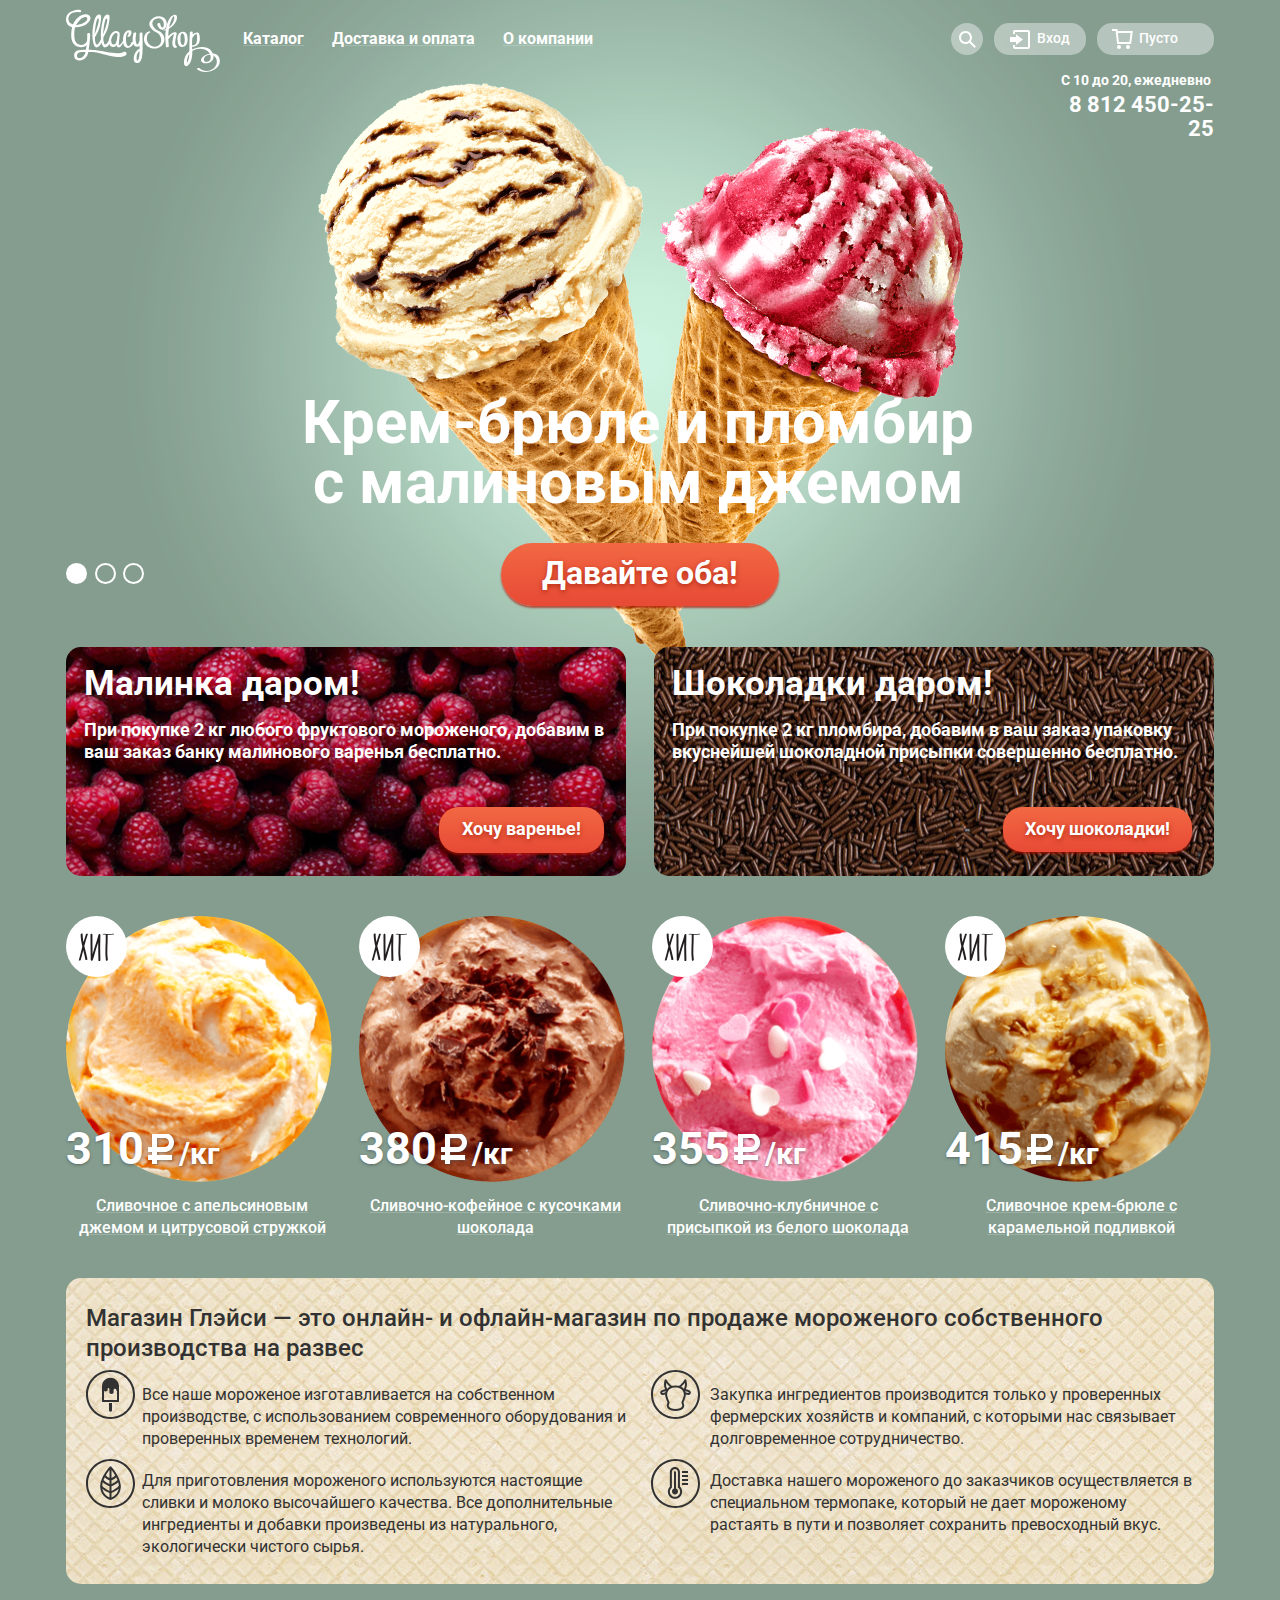
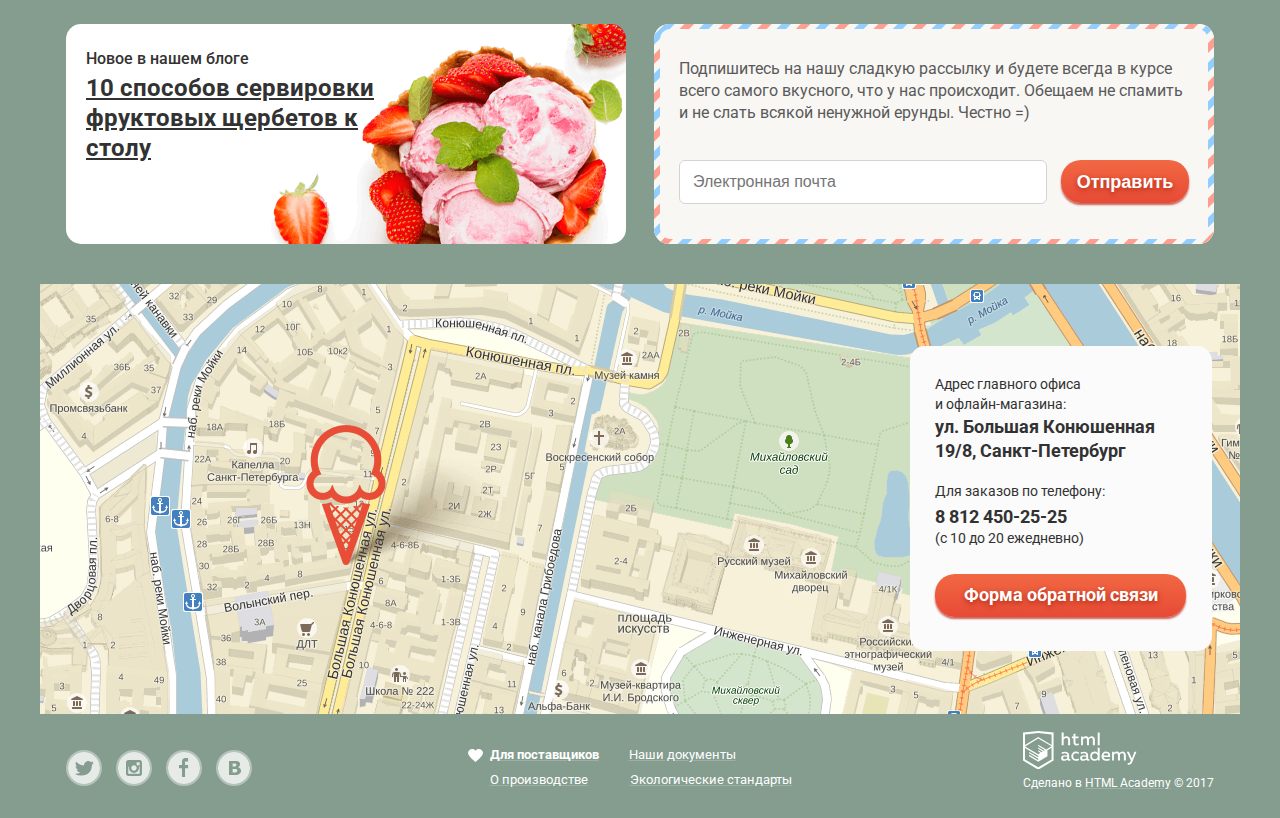
<file: index.html>
<!DOCTYPE html>
<html lang="ru">
  <head>
    <meta charset="utf-8">
    <title>Магазин мороженого Глейси</title>
    <link href="https://fonts.googleapis.com/css?family=Roboto:400,500,700&amp;subset=cyrillic" rel="stylesheet">
    <link href="css/normalize.min.css" rel="stylesheet">
    <link rel="stylesheet" type="text/css" href="css/style.css">
  </head>
  <body class="body-1">
    <header class="page-header container">
      <div class="header-wrapper">
        <img class="logo-image" src="img/logo.svg" width="154" height="64" alt="Логотип магазина Глэйси">
        <nav class="main-nav">
          <h2 class="visually-hidden">Главная навигация по сайту Глэйси</h2>
          <ul class="site-nav">
            <li class="main-menu">
              <a href="catalog.html">Каталог</a>
              <ul class="sub-menu">
                <li class="sub-menu-1"><a href="#">Новинки</a></li>
                <li><a href="catalog.html">Сливочное</a></li>
                <li><a href="#">Щербеты</a></li>
                <li><a href="#">Фруктовый лед</a></li>
                <li><a class="sub-menu-last" href="#">Мелорин</a></li>
              </ul>
            </li>
            <li><a href="pay-delivery.html">Доставка и оплата</a></li>
            <li><a href="about-us.html">О компании</a></li>
          </ul>
        </nav>
        <section class="user-buttons">
          <h2 class="visually-hidden">Блок пользовательских кнопок в шапке</h2>
          <div class="search-wrapper">
            <a class="header-button search-button" href="#"><span class="visually-hidden">Кнопка для вызова формы поиска</span></a>
            <div class="search-form-wrapper">
              <h2 class="visually-hidden">Форма поиска</h2>
              <form class="search-form modal modal-search" action="https://echo.htmlacademy.ru" method="get">
                <p>
                  <input type="text" name="search" id="search-field" placeholder="Что ищем?">
                  <label for="search-field" class="visually-hidden">Поле для ввода текста поиска</label>
                </p>
              </form>
            </div>
          </div>
          <div class="login-wrapper">
            <a class="header-button login-button" href="#"><span class="visually-hidden">Кнопка для вызова формы входа в личный кабинет</span>Вход</a>
            <div class="login-form-wrapper">
              <h2 class="visually-hidden">Вход в личный кабинет</h2>
              <form class="login-form modal modal-login" action="https://echo.htmlacademy.ru" method="post">
                <p>
                  <label class="visually-hidden" for="user-login">Поле для ввода вашей элетронной почты</label>
                  <input id="user-login" type="email" name="user-login-field" placeholder="Электронная почта" required>
                </p>
                <p>
                  <label class="visually-hidden" for="user-password">Поле для ввода пароля</label>
                  <input id="user-password" type="password" name="password" placeholder="Пароль" required>
                </p>
                <div class="login-links-wrapper">
                  <a class="login-link button" href="login.html">Войти</a>
                  <p class="login-password-info">
                    <a href="#">Забыли пароль?</a>
                    <a href="#">Новая регистрация</a>
                  </p>
                </div>
              </form>
            </div>
          </div>
          <a class="header-button basket-button" href="#"><span class="visually-hidden">Состояние корзины </span>Пусто</a>
        </section>
      </div>
      <div class="header-schedule-phone">
        <h2 class="visually-hidden">Время работы и контактный номер телефона</h2>
        <p>С 10 до 20, ежедневно</p>
        <p>8 812 450-25-25</p>
      </div>
    </header>
    <main class="container">
      <h1 class="visually-hidden">Мороженое магазина Глэйси</h1>
      <section class="icecream-background">
        <h2 class="visually-hidden">Специальные двойные наборы мороженого</h2>
        <div class="mom-of-slides">
          <div class="controls">
            <ul class="slides-switches">
              <li class="slide-radio">
                <button class="slide-btn slide-btn-active" id="1" type="button">
                <span class="visually-hidden">Первый слайд - Выбирайте крем-брюле и пломбир с малиновым джемом</span>
                </button>
              </li>
              <li class="slide-radio">
                <button class="slide-btn" id="2" type="button">
                <span class="visually-hidden">Второй слайд - Выбирайте шоколадный пломбир и лимонный сорбет</span>
                </button>
              </li>
              <li class="slide-radio">
                <button class="slide-btn" id="3" type="button">
                <span class="visually-hidden">Третий слайд - Выбирайте пломбир с помадкой и клубничный щербет</span>
                </button>
              </li>
            </ul>
          </div>
          <div class="slider">
            <div class="slides slide-active">
              <div class="slide-description1">
                <h3>Крем-брюле и пломбир с малиновым джемом</h3>
              </div>
              <a href="#" class="reservation-both-button button"><span class="visually-hidden">Ссылка для заказа выбранного набора из двух мороженых </span>Давайте оба!</a>
            </div>
            <div class="slides">
              <div class="slide-description2">
                <h3>Шоколадный пломбир и лимонный сорбет</h3>
              </div>
              <a href="#" class="reservation-both-button button"><span class="visually-hidden">Ссылка для заказа выбранного набора из двух мороженых </span>Давайте оба!</a>
            </div>
            <div class="slides">
              <div class="slide-description3">
                <h3>Пломбир с помадкой и клубничный щербет</h3>
              </div>
              <a href="#" class="reservation-both-button button"><span class="visually-hidden">Ссылка для заказа выбранного набора из двух мороженых </span>Давайте оба!</a>
            </div>
          </div>
        </div>
      </section>
      <section class="bonuses">
        <h2 class="visually-hidden">Бонусы при покупке мороженого!</h2>
        <section class="bonuses-item">
          <h3>Малинка даром!</h3>
          <p>При покупке 2 кг любого фруктового мороженого, добавим в ваш заказ банку малинового варенья бесплатно.</p>
          <a href="#" class="button">Хочу варенье!</a>
        </section>
        <section class="bonuses-item bonuses-item-2">
          <h3>Шоколадки даром!</h3>
          <p>При покупке 2 кг пломбира, добавим в ваш заказ упаковку вкуснейшей шоколадной присыпки совершенно бесплатно.</p>
          <a href="#" class="button">Хочу шоколадки!</a>
        </section>
      </section>
      <section class="hits">
        <h2 class="visually-hidden">Список самого покупаемого мороженого</h2>
        <ul>
          <li class="catalog-item">
            <img src="img/1.png" width="266" height="267" alt="Сливочное с апельсиновым джемом и цитрусовой стружкой" class="icecream-item">
            <p class="item-price">
              310<span class="kg">/кг</span>
            </p>
            <h3>Сливочное с апельсиновым джемом и цитрусовой стружкой</h3>
            <p class="hit-background">
              <span class="visually-hidden">Мороженое - хит!</span>
            </p>
            <div class="catalog-item-over"></div>
            <a class="catalog-quick-button button" href="#">
              <span class="visually-hidden">Кнопка для быстрого просмотра мороженого Сливочное с апельсиновым джемом и цитрусовой стружкой</span>Быстрый просмотр
            </a>
          </li>
          <li class="catalog-item">
            <img src="img/2.png" width="266" height="267" alt="Сливочно-кофейное с кусочками шоколада" class="icecream-item">
            <p class="item-price">
              380<span class="kg">/кг</span>
            </p>
            <h3>Сливочно-кофейное с кусочками шоколада</h3>
            <p class="hit-background">
              <span class="visually-hidden">Мороженое - хит!</span>
            </p>
            <div class="catalog-item-over"></div>
            <a class="catalog-quick-button button" href="#">
              <span class="visually-hidden">Кнопка для быстрого просмотра мороженого Сливочно-кофейное с кусочками шоколада</span>Быстрый просмотр
            </a>
          </li>
          <li class="catalog-item">
            <img src="img/3.png" width="266" height="267" alt="Сливочно-клубничное с присыпкой из белого шоколада" class="icecream-item">
            <p class="item-price">
              355<span class="kg">/кг</span>
            </p>
            <h3>Сливочно-клубничное с присыпкой из белого шоколада</h3>
            <p class="hit-background">
              <span class="visually-hidden">Мороженое - хит!</span>
            </p>
            <div class="catalog-item-over"></div>
            <a class="catalog-quick-button button" href="#">
              <span class="visually-hidden">Кнопка для быстрого просмотра мороженого Сливочно-клубничное с присыпкой из белого шоколада</span>Быстрый просмотр
            </a>
          </li>
          <li class="catalog-item">
            <img src="img/4.png" width="266" height="267" alt="Сливочное крем-брюле с карамельной подливкой" class="icecream-item">
            <p class="item-price">
              415<span class="kg">/кг</span>
            </p>
            <h3>Сливочное крем-брюле с карамельной подливкой</h3>
            <p class="hit-background">
              <span class="visually-hidden">Мороженое - хит!</span>
            </p>
            <div class="catalog-item-over"></div>
            <a class="catalog-quick-button button" href="#">
              <span class="visually-hidden">Кнопка для быстрого просмотра мороженого Сливочное крем-брюле с карамельной подливкой</span>Быстрый просмотр
            </a>
          </li>
        </ul>
      </section>
      <section class="features">
        <h2>Магазин Глэйси — это онлайн- и офлайн-магазин по продаже мороженого собственного производства на развес</h2>
        <ul class="features-list">
          <li class="feature-item">
            <p>
              Все наше мороженое изготавливается на собственном производстве, с использованием современного оборудования и проверенных временем технологий.
            </p>
          </li>
          <li class="feature-item">
            <p>
              Закупка ингредиентов  производится только у проверенных фермерских хозяйств и компаний, с которыми нас связывает долговременное сотрудничество.
            </p>
          </li>
          <li class="feature-item">
            <p>
              Для приготовления мороженого используются настоящие сливки и молоко высочайшего качества. Все дополнительные ингредиенты и добавки произведены из натурального, экологически чистого сырья.
            </p>
          </li>
          <li class="feature-item">
            <p>
              Доставка нашего мороженого до заказчиков осуществляется в специальном термопаке, который не дает мороженому растаять в пути и позволяет сохранить превосходный вкус.
            </p>
          </li>
        </ul>
      </section>
      <div class="news-subscribe-wrapper">
        <article class="news">
          <h2>Новое в нашем блоге</h2>
          <h3><a href="#">10 способов сервировки фруктовых щербетов к столу</a></h3>
        </article>
        <section class="subscribe-section">
          <div class="subscribe-container">
            <h2 class="visually-hidden">Форма подписки на статьи по электронной почте</h2>
            <p>Подпишитесь на нашу сладкую рассылку и будете всегда в курсе всего самого вкусного, что у нас происходит. Обещаем не спамить и не слать всякой ненужной ерунды. Честно =)</p>
            <form class="subscribe-form" action="https://echo.htmlacademy.ru" method="post">
              <p>
                <label for="email" class="visually-hidden">Форма для ввода электронной почты для подписки</label>
                <input type="email" name="email" id="email" class="subscribe-input" placeholder="Электронная почта">
              </p>
              <p>
                <label for="subsribe" class="visually-hidden">Кнопка отправки электронной почты для подписки</label>
                <input type="submit" value="Отправить" id="subsribe" name="subsribe" class="subscribe-submit button">
              </p>
            </form>
          </div>
        </section>
      </div>
    </main>
    <section class="map">
      <h2 class="visually-hidden">Карта с нашим расположением и контактные данные</h2>
      <div class="map-background">
        <iframe src="https://yandex.ru/map-widget/v1/-/CBaCQ-CqWD" width="1200" height="430"></iframe>
        <div class="map-info">
          <p>Адрес главного офиса и офлайн-магазина:</p>
          <p><b>ул. Большая Конюшенная 19/8, Санкт-Петербург</b></p>
          <p>Для заказов по телефону:</p>
          <p class="map-phone">8 812 450-25-25</p>
          <p class="map-schedule">(с 10 до 20 ежедневно)</p>
          <a class="button feedback-button" href="write-to-us.html">Форма обратной связи</a>
        </div>
      </div>
    </section>
    <footer class="main-footer container">
      <ul class="footer-social">
        <li><a href="#" class="social-button tw-link"><span class="visually-hidden">Твиттер</span></a></li>
        <li><a href="#" class="social-button insta-link"><span class="visually-hidden">Инстаграм</span></a></li>
        <li><a href="#" class="social-button fb-link"><span class="visually-hidden">Фейсбук</span></a></li>
        <li><a href="#" class="social-button vk-link"><span class="visually-hidden">Вконтакте</span></a></li>
      </ul>
      <ul class="footer-features">
        <li><a href="#"> Для поставщиков</a></li>
        <li><a href="#">Наши документы</a></li>
        <li><a href="#">О производстве</a></li>
        <li><a href="#">Экологические стандарты</a></li>
      </ul>
      <div class="footer-copyright">
        <a class="footer-logo" href="https://htmlacademy.ru/intensive/htmlcss"></a>
        <p>Сделано в <a href="https://htmlacademy.ru/intensive/htmlcss">HTML Academy</a> © 2017</p>
      </div>
    </footer>
    <div class="feedback-wrapper">
      <section class="modal modal-feedback">
        <h2 class="visually-hidden">Форма обратной связи</h2>
        <p class="feedback-slogan">Мы обязательно вам ответим!</p>
        <form class="feedback-form" action="https://echo.htmlacademy.ru" method="post">
          <p>
            <input type="text" placeholder="Как вас зовут?" name="feedback-name" id="feedback-name-field">
            <label for="feedback-name-field" class="visually-hidden">Поле для ввода имени</label>
          </p>
          <p>
            <input type="email" placeholder="Ваша почта для ответа?" name="feedback-email" id="feedback-email-field">
            <label for="feedback-email-field" class="visually-hidden">Поле для ввода электронной почты для ответа вам</label>
          </p>
          <p>
            <textarea name="feedback-field" id="feedback-field" rows="5" cols="48" placeholder="Напишите что-нибудь..."></textarea>
            <label for="feedback-field" class="visually-hidden">Поле для ввода сообщения</label>
          </p>
          <button class="button" type="submit">Отправить</button>
          <button class="modal-close" type="button"><span class="visually-hidden">Закрыть</span></button>
        </form>
      </section>
    </div>
    <script src="js/script.js"></script>
  </body>
</html>
</file>
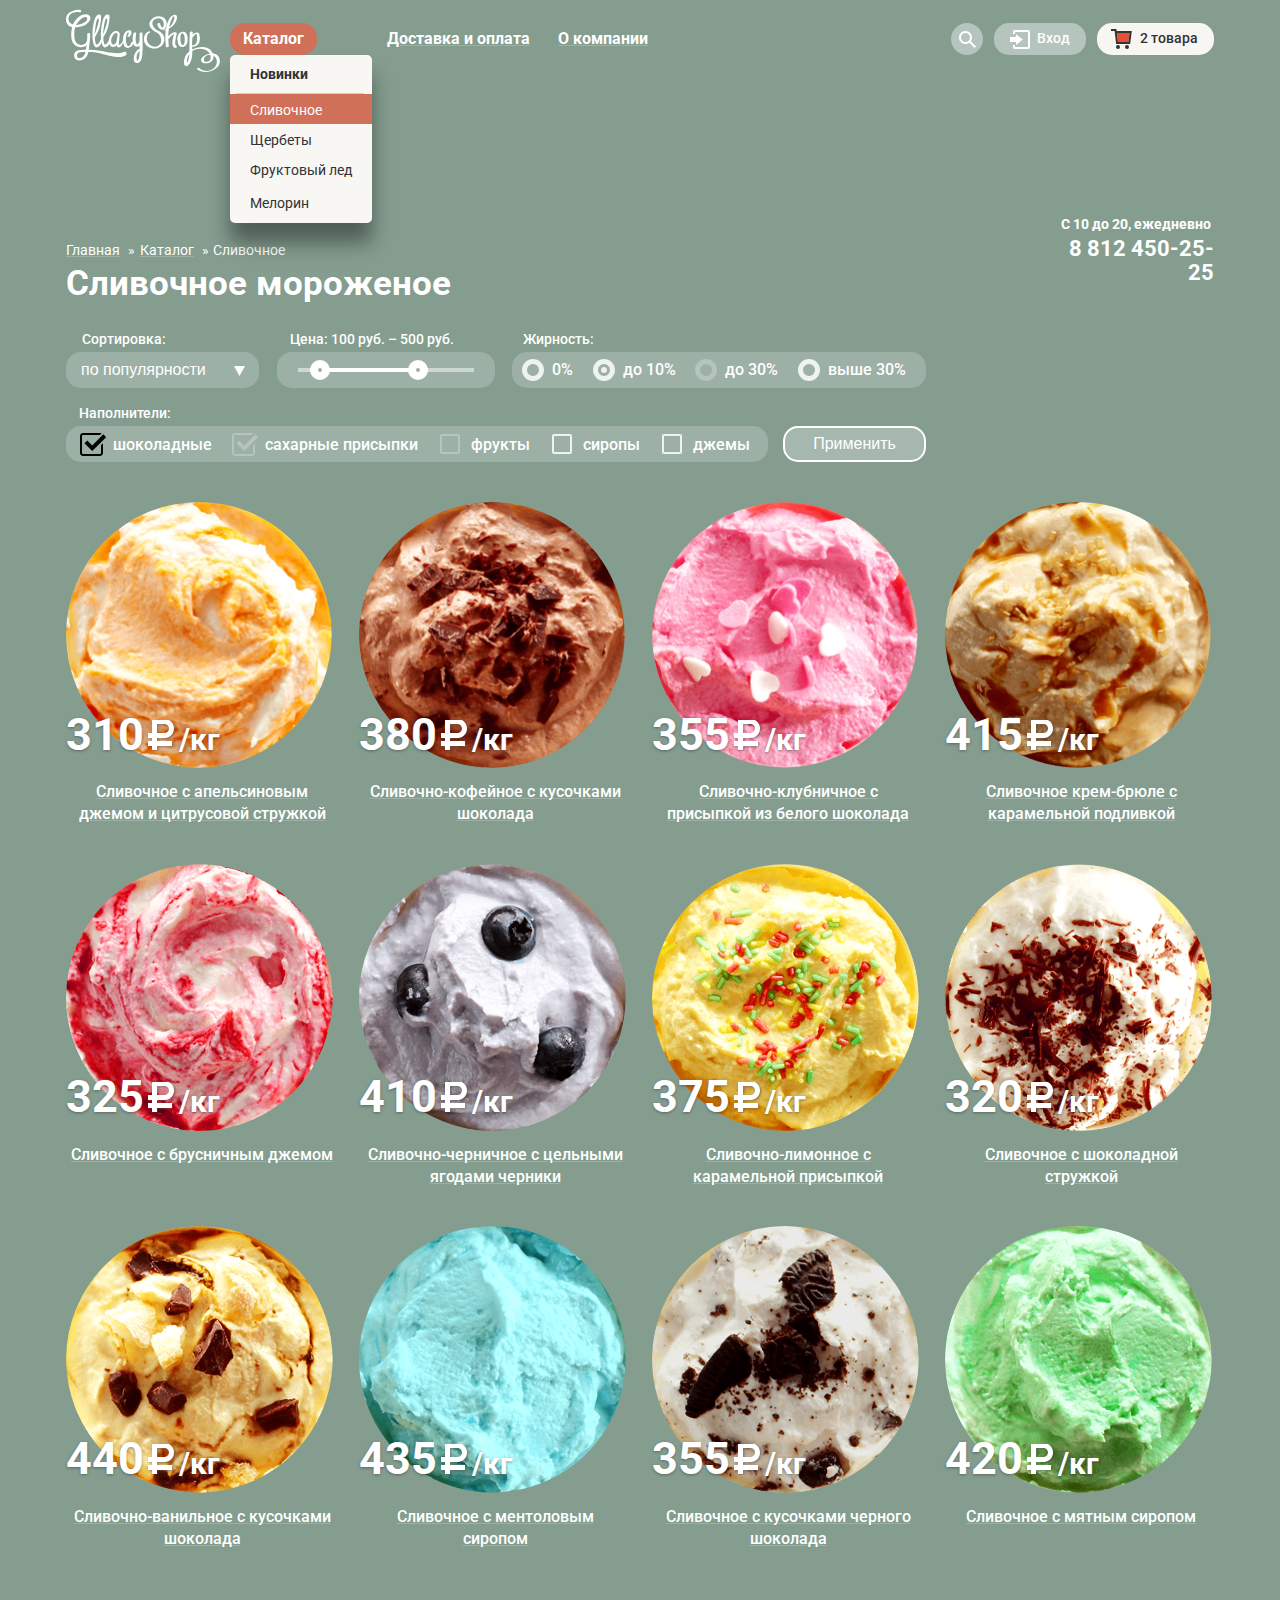
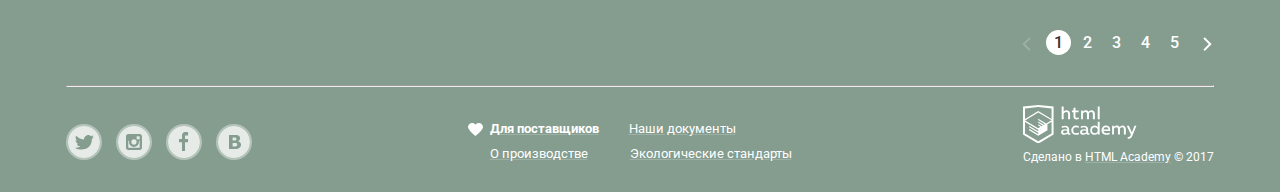
<file: catalog.html>
<!DOCTYPE html>
<html lang="ru">
  <head>
    <meta charset="utf-8">
    <title>Глейси. Каталог мороженого</title>
    <link href="https://fonts.googleapis.com/css?family=Roboto:400,500,700&amp;subset=cyrillic" rel="stylesheet">
    <link href="css/normalize.min.css" rel="stylesheet">
    <link rel="stylesheet" type="text/css" href="css/style.min.css">
  </head>
  <body class="catalog-page-background">

    <header class="page-header container">
      <div class="header-wrapper">
        <p class="logo-image">
          <a class="main-header-logo" href="index.html">
            <img src="img/logo.svg" width="154" height="64" alt="Логотип магазина Глэйси">
          </a>
        </p>
        <nav class="main-nav">
          <h2 class="visually-hidden">Главная навигация по сайту Глэйси</h2>
          <ul class="site-nav">
            <li class="main-menu">
              <a class="page-current">Каталог</a>
                <ul class="sub-menu">
                  <li class="sub-menu-1"><a href="#">Новинки</a></li>
                  <li><a class="sub-menu-current">Сливочное</a></li>
                  <li><a href="#">Щербеты</a></li>
                  <li><a href="#">Фруктовый лед</a></li>
                  <li><a class="sub-menu-last" href="#">Мелорин</a></li>
                </ul>
            </li>
            <li><a href="pay-delivery.html">Доставка и оплата</a></li>
            <li><a href="about-us.html">О компании</a></li>
          </ul>
        </nav>
        <section class="user-buttons">
          <h2 class="visually-hidden">Блок пользовательских кнопок в шапке</h2>
          <div class="search-wrapper">
            <a class="header-button search-button" href="#"><span class="visually-hidden">Кнопка для вызова формы поиска</span></a>
            <div class="search-form-wrapper">
              <h2 class="visually-hidden">Форма поиска</h2>
              <form class="search-form modal modal-search" action="https://echo.htmlacademy.ru" method="get">
                <p>
                  <input type="text" name="search" id="search-field" placeholder="Что ищем?">
                  <label for="search-field" class="visually-hidden">Поле для ввода текста поиска</label>
                </p>
              </form>
            </div>
          </div>
          <div class="login-wrapper">
            <a class="header-button login-button" href="#"><span class="visually-hidden">Кнопка для вызова формы входа в личный кабинет</span>Вход</a>
            <div class="login-form-wrapper">
              <h2 class="visually-hidden">Вход в личный кабинет</h2>
              <form class="login-form modal modal-login" action="https://echo.htmlacademy.ru" method="post">
                <p>
                  <label class="visually-hidden" for="user-login">Поле для ввода вашей элетронной почты</label>
                  <input id="user-login" type="email" name="user-login-field" placeholder="Электронная почта">
                </p>
                <p>
                  <label class="visually-hidden" for="user-password">Поле для ввода пароля</label>
                  <input id="user-password" type="password" name="password" placeholder="Пароль">
                </p>
                <div class="login-links-wrapper">
                  <a class="login-link button" href="login.html">Войти</a>
                  <p class="login-password-info">
                    <a href="#">Забыли пароль?</a>
                    <a href="#">Новая регистрация</a>
                  </p>
                </div>
              </form>
            </div>
          </div>
          <div class="full-basket">
            <a class="header-button basket-button full-button" href="#"><span class="visually-hidden">Состояние корзины </span>2 товара</a>
            <div class="full-basket-wrapper">
              <div class="modal modal-basket">
                <h2 class="visually-hidden">Корзина с выбранным товаром</h2>
                <table>
                  <tr>
                    <td class="remove-item"><button type="button"></button></td>
                    <td class="basket-img"><img src="img/basket-item.png" width="33" height="33" alt="Пломбир с апельсиновым джемом"></td>
                    <td class="table-basket-item">Пломбир с апельсиновым джемом</td>
                    <td class="table-basket-kg">1,5 кг х <span class="basket-price">200 руб.</span></td>
                    <td class="table-basket-price">300 руб.</td>
                  </tr>
                  <tr>
                    <td class="remove-item"><button type="button"></button></td>
                    <td class="basket-img"><img src="img/basket-item-2.png" width="33" height="33" alt="Клубничный пломбир с присыпкой из белого шоколада"></td>
                    <td class="table-basket-item">Клубничный пломбир с присыпкой из белого шоколада</td>
                    <td class="table-basket-kg">1,5 кг х <span class="basket-price">300 руб.</span></td>
                    <td class="table-basket-price">450 руб.</td>
                  </tr>
                  <tr>
                    <td class="total-price" colspan="5">Итого: 750 руб.</td>
                  </tr>
                </table>
                <a href="#" class="button">Оформить заказ</a>
              </div>
            </div>
          </div>
        </section>
      </div>
      <div class="header-schedule-phone">
        <h2 class="visually-hidden">Время работы и контактный номер телефона</h2>
        <p>С 10 до 20, ежедневно</p>
        <p>8 812 450-25-25</p>
      </div>
    </header>
    <main class="container">
      <ul class="breadcrumbs">
        <li><a href="index.html">Главная</a></li>
        <li><a href="catalog.html">Каталог</a></li>
        <li class="breadcrumbs-current">Сливочное</li>
      </ul>
      <h1 class="page-title">Сливочное мороженое</h1>
      <section class="catalog-filter">
        <h2 class="visually-hidden">Форма с фильтром выбора мороженого</h2>
        <form class="filter" method="get" action="https://echo.htmlacademy.ru">
          <div class="filter-wrapper-1">
            <fieldset class="filter-sorting">
              <legend>
                <label for="sorting">
                  Сортировка:
                </label>
              </legend>
              <select name="sorting" id="sorting" class="select">
                <option>по популярности</option>
                <option>сначала недорогие</option>
                <option>сначала дорогие</option>
                <option>по жирности</option>
              </select>
            </fieldset>
            <fieldset class="filter-price">
              <legend>Цена: 100 руб. – 500 руб.</legend>
              <div class="filter-price-background">
                <div class="range-line">
                </div>
                <div class="range-line-selected">
                </div>
                <input type="number" name="min-price" value="150" class="visually-hidden range-left" tabindex="-1">
                <input type="number" name="max-price" value="350" class="visually-hidden range-right" tabindex="-1">
                <div class="runner-left" tabindex="0">
                  <span class="visually-hidden">Сортировка по цене: нижний диапазон</span>
                </div>
                <div class="runner-right" tabindex="0">
                  <span class="visually-hidden">Сортировка по цене: верхний диапазон</span>
                </div>
              </div>
            </fieldset>
            <fieldset class="fat-filter">
              <legend class="legend">Жирность:</legend>
              <ul>
                <li class="filter-option">
                  <input class="filter-input-radio visually-hidden" type="radio" name="fat-content" id="fat-0" value="0">
                  <label for="fat-0"><span class="visually-hidden">Сортировка по жирности:</span>0%</label>
                </li>
                <li class="filter-option">
                  <input class="filter-input-radio visually-hidden" type="radio" name="fat-content" id="fat-less-10" value="less-10" checked>
                  <label for="fat-less-10"><span class="visually-hidden">Сортировка по жирности:</span>до 10%</label>
                </li>
                <li class="filter-option">
                  <input class="filter-input-radio visually-hidden" type="radio" name="fat-content" id="fat-less-30" value="less-30" disabled>
                  <label for="fat-less-30"><span class="visually-hidden">Сортировка по жирности:</span>до 30%</label>
                </li>
                <li class="filter-option">
                  <input class="filter-input-radio visually-hidden" type="radio" name="fat-content" id="fat-more-30" value="more-30">
                  <label for="fat-more-30"><span class="visually-hidden">Сортировка по жирности:</span>выше 30%</label>
                </li>
              </ul>
            </fieldset>
          </div>
          <div class="filter-wrapper-2">
            <fieldset class="staff-filter">
              <legend class="legend">Наполнители:</legend>
              <ul>
                <li class="filter-option">
                  <input class="filter-input-checkbox visually-hidden" type="checkbox" name="chocolate" id="filter-chocolate" checked>
                  <label for="filter-chocolate"><span class="visually-hidden">Сортировка по наполнителям:</span>шоколадные</label>
                </li>
                <li class="filter-option">
                  <input class="filter-input-checkbox visually-hidden" type="checkbox" name="sugar" id="filter-sugar" checked disabled>
                  <label for="filter-sugar"><span class="visually-hidden">Сортировка по наполнителям:</span>сахарные присыпки</label>
                </li>
                <li class="filter-option">
                  <input class="filter-input-checkbox visually-hidden" type="checkbox" name="fruits" id="filter-fruits" disabled>
                  <label for="filter-fruits"><span class="visually-hidden">Сортировка по наполнителям:</span>фрукты</label>
                </li>
                <li class="filter-option">
                  <input class="filter-input-checkbox visually-hidden" type="checkbox" name="syrops" id="filter-syrops">
                  <label for="filter-syrops"><span class="visually-hidden">Сортировка по наполнителям:</span>сиропы</label>
                </li>
                <li class="filter-option">
                  <input class="filter-input-checkbox visually-hidden" type="checkbox" name="jams" id="filter-jams">
                  <label for="filter-jams"><span class="visually-hidden">Сортировка по наполнителям:</span>джемы</label>
                </li>
              </ul>
            </fieldset>
            <button type="submit" class="filter-button">Применить</button>
          </div>
        </form>
      </section>
      <section class="catalog">
        <h2 class="visually-hidden">Каталог с карточками мороженого</h2>
        <section class="catalog-container">
          <ul>
            <li class="catalog-item">
              <img src="img/1.png" width="266" height="267" alt="Сливочное с апельсиновым джемом и цитрусовой стружкой" class="icecream-item">
              <p class="item-price">
                310<span class="kg">/кг</span>
              </p>
              <h3>Сливочное с апельсиновым джемом и цитрусовой стружкой</h3>
              <div class="catalog-item-over"></div>
              <a class="catalog-quick-button button" href="#">
                <span class="visually-hidden">Кнопка для быстрого просмотра мороженого Сливочное с апельсиновым джемом и цитрусовой стружкой</span>Быстрый просмотр
              </a>
            </li>
            <li class="catalog-item">
              <img src="img/2.png" width="266" height="267" alt="Сливочно-кофейное с кусочками шоколада" class="icecream-item">
              <p class="item-price">
                380<span class="kg">/кг</span>
              </p>
              <h3>Сливочно-кофейное с кусочками шоколада</h3>
              <div class="catalog-item-over"></div>
              <a class="catalog-quick-button button" href="#">
                <span class="visually-hidden">Кнопка для быстрого просмотра мороженого Сливочно-кофейное с кусочками шоколада</span>Быстрый просмотр
              </a>
            </li>
            <li class="catalog-item">
              <img src="img/3.png" width="266" height="267" alt="Сливочно-клубничное с присыпкой из белого шоколада" class="icecream-item">
              <p class="item-price">
                355<span class="kg">/кг</span>
              </p>
              <h3>Сливочно-клубничное с присыпкой из белого шоколада</h3>
              <div class="catalog-item-over"></div>
              <a class="catalog-quick-button button" href="#">
                <span class="visually-hidden">Кнопка для быстрого просмотра мороженого Сливочно-клубничное с присыпкой из белого шоколада</span>Быстрый просмотр
              </a>
            </li>
            <li class="catalog-item">
              <img src="img/4.png" width="266" height="267" alt="Сливочное крем-брюле с карамельной подливкой" class="icecream-item">
              <p class="item-price">
                415<span class="kg">/кг</span>
              </p>
              <h3>Сливочное крем-брюле с карамельной подливкой</h3>
              <div class="catalog-item-over"></div>
              <a class="catalog-quick-button button" href="#">
                <span class="visually-hidden">Кнопка для быстрого просмотра мороженого Сливочное крем-брюле с карамельной подливкой</span>Быстрый просмотр
              </a>
            </li>
            <li class="catalog-item">
              <img src="img/5.png" width="267" height="267" alt="Сливочное с брусничным джемом" class="icecream-item">
              <p class="item-price">
                325<span class="kg">/кг</span>
              </p>
              <h3>Сливочное с брусничным джемом</h3>
              <div class="catalog-item-over"></div>
              <a class="catalog-quick-button button" href="#">
                <span class="visually-hidden">Кнопка для быстрого просмотра мороженого Сливочное с брусничным джемом</span>Быстрый просмотр
              </a>
            </li>
            <li class="catalog-item">
              <img src="img/6.png" width="267" height="267" alt="Сливочно-черничное с цельными ягодами черники" class="icecream-item">
              <p class="item-price">
                410<span class="kg">/кг</span>
              </p>
              <h3>Сливочно-черничное с цельными ягодами черники</h3>
              <div class="catalog-item-over"></div>
              <a class="catalog-quick-button button" href="#">
                <span class="visually-hidden">Кнопка для быстрого просмотра мороженого Сливочно-черничное с цельными ягодами черники</span>Быстрый просмотр
              </a>
            </li>
            <li class="catalog-item">
              <img src="img/7.png" width="267" height="267" alt="Сливочно-лимонное с карамельной присыпкой" class="icecream-item">
              <p class="item-price">
                375<span class="kg">/кг</span>
              </p>
              <h3>Сливочно-лимонное с карамельной присыпкой</h3>
              <div class="catalog-item-over"></div>
              <a class="catalog-quick-button button" href="#">
                <span class="visually-hidden">Кнопка для быстрого просмотра мороженого Сливочно-лимонное с карамельной присыпкой</span>Быстрый просмотр
              </a>
            </li>
            <li class="catalog-item">
              <img src="img/8.png" width="267" height="267" alt="Сливочное с шоколадной стружкой" class="icecream-item">
              <p class="item-price">
                320<span class="kg">/кг</span>
              </p>
              <h3>Сливочное с шоколадной стружкой</h3>
              <div class="catalog-item-over"></div>
              <a class="catalog-quick-button button" href="#">
                <span class="visually-hidden">Кнопка для быстрого просмотра мороженого Сливочное с шоколадной стружкой</span>Быстрый просмотр
              </a>
            </li>
            <li class="catalog-item">
              <img src="img/9.png" width="267" height="267" alt="Сливочно-ванильное с кусочками шоколада" class="icecream-item">
              <p class="item-price">
                440<span class="kg">/кг</span>
              </p>
              <h3>Сливочно-ванильное с кусочками шоколада</h3>
              <div class="catalog-item-over"></div>
              <a class="catalog-quick-button button" href="#">
                <span class="visually-hidden">Кнопка для быстрого просмотра мороженого Сливочно-ванильное с кусочками шоколада</span>Быстрый просмотр
              </a>
            </li>
            <li class="catalog-item">
              <img src="img/10.png" width="267" height="267" alt="Сливочноe с ментоловым сиропом" class="icecream-item">
              <p class="item-price">
                435<span class="kg">/кг</span>
              </p>
              <h3>Сливочноe с ментоловым сиропом</h3>
              <div class="catalog-item-over"></div>
              <a class="catalog-quick-button button" href="#">
                <span class="visually-hidden">Кнопка для быстрого просмотра мороженого Сливочноe с ментоловым сиропом</span>Быстрый просмотр
              </a>
            </li>
            <li class="catalog-item">
              <img src="img/11.png" width="267" height="267" alt="Сливочное с кусочками черного шоколада" class="icecream-item">
              <p class="item-price">
                355<span class="kg">/кг</span>
              </p>
              <h3>Сливочное с кусочками черного шоколада</h3>
              <div class="catalog-item-over"></div>
              <a class="catalog-quick-button button" href="#">
                <span class="visually-hidden">Кнопка для быстрого просмотра мороженого Сливочное с кусочками черного шоколада</span>Быстрый просмотр
              </a>
            </li>
            <li class="catalog-item">
              <img src="img/12.png" width="267" height="267" alt="Сливочное с мятным сиропом" class="icecream-item">
              <p class="item-price">
                420<span class="kg">/кг</span>
              </p>
              <h3>Сливочное с мятным сиропом</h3>
              <div class="catalog-item-over"></div>
              <a class="catalog-quick-button button" href="#">
                <span class="visually-hidden">Кнопка для быстрого просмотра мороженого Сливочное с мятным сиропом</span>Быстрый просмотр
              </a>
            </li>
          </ul>
        </section>
        <section class="catalog-pagination">
          <h2 class="visually-hidden">Пагинация страниц в каталоге</h2>

          <ul class="pagination-list">
            <li><button class="pagination-button pagination-button-back" type="button"><span class="visually-hidden">Назад</span></button></li>
            <li class="pagination-item pagination-item-current"><a>1</a></li>
            <li class="pagination-item"><a href="#">2</a></li>
            <li class="pagination-item"><a href="#">3</a></li>
            <li class="pagination-item"><a href="#">4</a></li>
            <li class="pagination-item"><a href="#">5</a></li>
            <li><button class="pagination-button pagination-button-forward" type="button"><span class="visually-hidden">Вперед</span></button></li>
          </ul>
          <hr>
        </section>
      </section>
    </main>
    <footer class="main-footer container catalog-footer">
      <ul class="footer-social">
        <li><a href="#" class="social-button tw-link"><span class="visually-hidden">Твиттер</span></a></li>
        <li><a href="#" class="social-button insta-link"><span class="visually-hidden">Инстаграм</span></a></li>
        <li><a href="#" class="social-button fb-link"><span class="visually-hidden">Фейсбук</span></a></li>
        <li><a href="#" class="social-button vk-link"><span class="visually-hidden">Вконтакте</span></a></li>
      </ul>
      <ul class="footer-features">
        <li><span class="heart visually-hidden">Сердце</span><a href="#"> Для поставщиков</a></li>
        <li><a href="#">Наши документы</a></li>
        <li><a href="#">О производстве</a></li>
        <li><a href="#">Экологические стандарты</a></li>
      </ul>
      <div class="footer-copyright">
        <a class="footer-logo" href="https://htmlacademy.ru/intensive/htmlcss"></a>
        <p>Сделано в <a href="https://htmlacademy.ru/intensive/htmlcss">HTML Academy</a> © 2017</p>
      </div>
    </footer>
    <script type="text/javascript" src="js/ranges.js"></script>
    <script type="text/javascript" src="js/slider.js"></script>
  </body>
</html>
</file>
<file: css/style.css>
/*В safari & IE ошибка js на локалной версии, нужно проверять
в собранной (не локальной версии).*/

html {
	-webkit-box-sizing: border-box;
	        box-sizing: border-box;
	position: relative;
}

*, *:before, *:after {
	-webkit-box-sizing: inherit;
	        box-sizing: inherit;
}

body {
	min-width: 1148px;
	margin: 0;
	padding: 0;

	font-family: "Roboto", Arial, sans-serif;
	font-size: 16px;
	line-height: 22px;
	font-weight: 400;
	color: #ffffff;
}

.body-1 {
	background-color: #849d8f;
	background-image: url("../img/slide-1.png");
	background-repeat: no-repeat;
	background-position: center top;
}

.body-2 {
	background-color: #8996a6;
	background-image: url("../img/slide-2.png");
	background-repeat: no-repeat;
	background-position: center top;
}

.body-3 {
	background-color: #9d8b84;
	background-image: url("../img/slide-3.png");
	background-repeat: no-repeat;
	background-position: center top;
}

.catalog-page-background {
	background-color: #849d8f;
	background-image: none;
}

a {
	text-decoration: none;
}

.visually-hidden:not(:focus):not(:active),
input[type="checkbox"].visually-hidden,
input[type="radio"].visually-hidden {
  position: absolute;

  width: 1px;
  height: 1px;
  margin: -1px;
  border: 0;
  padding: 0;

  white-space: nowrap;

  -webkit-clip-path: inset(100%);

          clip-path: inset(100%);
  clip: rect(0 0 0 0);
  overflow: hidden;
}

img {
  max-width: 100%;
  height: auto;
}

.container {
	width: 1148px;
	margin: 0 auto;
}

.header-wrapper {
	display: -webkit-box;
	display: -ms-flexbox;
	display: flex;
}

.logo-image {
	margin: 0;
	padding: 0;
	margin-top: 9px;
	margin-right: 10px;
}

img.logo-image {
	margin-bottom: 6px;
}

.main-nav {
	max-width: 700px;
	font-size: 16px;
	line-height: 18px;
	font-weight: 700;
	color: #ffffff;
}

.site-nav {
	display: -webkit-box;
	display: -ms-flexbox;
	display: flex;
	-ms-flex-wrap: wrap;
	    flex-wrap: wrap;
	margin: 0;
	margin-right: auto;
	margin-top: 23px;
	padding: 0;
}

.site-nav > li {
	margin-right: 2px;
}

.site-nav li:first-child {
	position: relative;
}

.main-menu:hover .sub-menu,
.main-menu:focus .sub-menu {
	display: block;
}

.site-nav a {
	display: inline-block;
	vertical-align: middle;
	height: 32px;
	padding-top: 7px;
	padding-left: 13px;
	padding-right: 13px;
	border-radius: 15px;
}

.user-buttons {
	display: -webkit-box;
	display: -ms-flexbox;
	display: flex;
	-ms-flex-wrap: wrap;
	    flex-wrap: wrap;
	margin-left: auto;
	margin-top: 23px;
}

.site-nav,
.sub-menu {
	list-style: none;
}

.header-schedule-phone p {
	margin: 0;
	padding: 0;
}

.main-nav a {
	color: #ffffff;
	text-decoration: underline;
	-webkit-text-decoration-color: rgba(255, 255, 255, 0.2);
	text-decoration-color: rgba(255, 255, 255, 0.2);
}

.sub-menu {
	position: absolute;
	top: 30px;
	left: -7px;
	font-size: 14px;
	line-height: 16px;
	font-weight: 400;
	white-space: nowrap;
	background-color: transparent;
	margin: 0;
	padding: 0;
	padding-top: 7px;
	border-radius: 5px;
	z-index: 10;
}

.sub-menu li {
	background-color: #f8f7f4;
}

.sub-menu a {
	width: 100%;
	height: 30px;
	font-size: 14px;
	line-height: 16px;
	font-weight: 400;
	color: #323232;
	text-decoration: none;
	margin: 0;
	padding-left: 20px;
	padding-right: 20px;
	padding-top: 8px;
	border-radius: 0;
}

.sub-menu-1 {
	border-radius: 5px 5px 0 0;
}

.sub-menu li:last-of-type {
	border-radius:  0 0 5px 5px;
}

.sub-menu-1 a {
	height: 39px;
	font-weight: 700;
	text-decoration: none;
	border-radius: 5px 5px 0 0;
	padding-top: 11px;
}

a.sub-menu-last {
	height: 39px;
	border-radius:  0 0 5px 5px;
	padding-top: 11px;
}

.sub-menu-1::after {
  content: "";
  position: absolute;
  top: 38px;
  left: 6px;

  width: 128px;
  height: 1px;

  background-color: #d1d0ce;
}

.site-nav a:hover,
.site-nav a:focus {
	background-color: #f7f6f3;
	color: #333333;
}

.sub-menu a:hover,
.sub-menu a:focus {
	background-color: #fbded7;
	color: #323232;
}

a.sub-menu-current,
a.sub-menu-current:hover,
a.sub-menu-current:focus,
a.sub-menu-current:active {
	background-color: #d07058;
	color: #ffffff;
}

a.page-current {
	background-color: #d07058;
	color: #ffffff;
	text-decoration: none;
}

.modal {
	background-color: #f8f7f4;
}

.user-buttons {
	position: relative;
}

.user-buttons a {
	font-size: 14px;
	line-height: 16px;
	font-weight: 500;
	color: #ffffff;
	background-color: rgba(255, 255, 255, 0.4);
}

.search-form-wrapper {
	position: absolute;
	left: -298px;
	top: 30px;
	padding-top: 7px;
}

a.search-button {
	width: 32px;
	height: 32px;
	border-radius: 50%;
	background-image: url("../img/search-logo.svg");
	background-repeat: no-repeat;
	background-size: 17px 17px;
	background-position: center;
}

.search-form {
	width: 341px;
	height: 84px;
	padding: 20px 15px;
	border-radius: 6px;
	background-color: #f8f7f4;
}

.search-form,
.login-form,
.sub-menu,
.modal-basket {
	-webkit-box-shadow: 0 20px 20px rgba(0, 0, 0, 0.4);
	        box-shadow: 0 20px 20px rgba(0, 0, 0, 0.4);
}

.search-form p,
.login-form p,
.modal-feedback p {
	margin: 0;
	padding: 0;
}

.search-form input {
	width: 311px;
	height: 44px;
}

.search-button:hover,
.search-button:focus {
	background-image: url("../img/search-logo-b.svg");
}

.search-wrapper:hover .search-form-wrapper,
.search-wrapper:focus .search-form-wrapper {
	display: block;
}

.login-wrapper:hover .login-form,
.login-wrapper:focus .login-form {
	display: block;
}

.login-wrapper {
	position: relative;
	z-index: 10;
}

.login-form-wrapper {
	position: absolute;
	left: -130px;
	top: 30px;
	padding-top: 7px;
	z-index: 10px;
}

.login-form {
	width: 277px;
	height :214px;
	padding: 20px;
	border-radius: 6px;
}

.login-form input {
	width: 241px;
	height: 44px;
}

.login-form p:first-child,
.login-form p:nth-child(2) {
	margin-bottom: 20px;
}

.login-links-wrapper {
	display: -webkit-box;
	display: -ms-flexbox;
	display: flex;
}

.button.login-link {
	display: block;
	width: 100px;
	height: 44px;
	border-radius: 15px;
	padding-top: 10px;
	margin-right: 19px;
	font-size: 18px;
	font-weight: 700;
	line-height: 24px;
}

.login-password-info {
	width: 120px;
}

@-webkit-keyframes bounce {
  0% {
    -webkit-transform: translateX(1500px);
            transform: translateX(1500px);
  }

  70% {
    -webkit-transform: translateX(30px);
            transform: translateX(30px);
  }

  90% {
    -webkit-transform: translateX(-10px);
            transform: translateX(-10px);
  }

  100% {
    -webkit-transform: translateX(0);
            transform: translateX(0);
  }
}

@keyframes bounce {
  0% {
    -webkit-transform: translateX(1500px);
            transform: translateX(1500px);
  }

  70% {
    -webkit-transform: translateX(30px);
            transform: translateX(30px);
  }

  90% {
    -webkit-transform: translateX(-10px);
            transform: translateX(-10px);
  }

  100% {
    -webkit-transform: translateX(0);
            transform: translateX(0);
  }
}

@-webkit-keyframes shake {
  0%,
  100% {
    -webkit-transform: translateX(0);
            transform: translateX(0);
  }

  10%,
  30%,
  50%,
  70%,
  90% {
    -webkit-transform: translateX(-10px);
            transform: translateX(-10px);
  }

  20%,
  40%,
  60%,
  80% {
    -webkit-transform: translateX(10px);
            transform: translateX(10px);
  }
}

@keyframes shake {
  0%,
  100% {
    -webkit-transform: translateX(0);
            transform: translateX(0);
  }

  10%,
  30%,
  50%,
  70%,
  90% {
    -webkit-transform: translateX(-10px);
            transform: translateX(-10px);
  }

  20%,
  40%,
  60%,
  80% {
    -webkit-transform: translateX(10px);
            transform: translateX(10px);
  }
}

.feedback-wrapper {
	position: fixed;
	top: 0;
	bottom: 0;
	left: 0;
	right: 0;
	background-color: rgba(0, 0, 0, 0.3);
	z-index: 20;
}

.modal-feedback {
	position: fixed;
	top: 50%;
	left: 50%;
	margin-top: -238px;
	margin-left: -221px;
	width: 477px;
	height: 442px;
	padding: 16px 23px;
	border-radius: 10px;
}

.feedback-form {
	display: -webkit-box;
	display: -ms-flexbox;
	display: flex;
	-webkit-box-orient: vertical;
	-webkit-box-direction: normal;
	    -ms-flex-direction: column;
	        flex-direction: column;
	-webkit-box-pack: justify;
	    -ms-flex-pack: justify;
	        justify-content: space-between;
	margin-top: 20px;
}

.feedback-form input {
	width: 267px;
	height: 44px;
	margin-bottom: 20px;
}

.feedback-form textarea {
	margin-bottom: 20px;
}

.feedback-form .button {
	-ms-flex-item-align: end;
	    align-self: flex-end;
	width: 138px;
	height: 43px;
	border-radius: 20px;
}

.modal-feedback p {
	color: #323232;
	font-size: 24px;
	line-height: 28px;
	font-weight: 500;
}

.modal-close {
	position: absolute;
	top: 14px;
	right: 13px;
	width: 18px;
	height: 17px;
	border: none;
	background-color: transparent;
}

.modal-close::before,
.modal-close::after {
	content: "";
	position: absolute;
	right: 2px;
	width: 20px;
	height: 2px;
	background-color: #353535;
}

.full-basket {
	position: relative;
	z-index: 10;
}

.full-basket-wrapper {
	position: absolute;
	top: 30px;
	right: 0;
	padding-top: 7px;
}

.modal-basket {
	width: 540px;
	border-radius: 6px;
	padding: 18px 15px 20px;
	z-index: 10;
	color: #323232;
	font-size: 13px;
	line-height: 16px;
	font-weight: 400;
}

.modal-feedback button,
.modal-basket .button {
	color: #fefefe;
	font-size: 18px;
	line-height: 24px;
	font-weight: 700;
}

.basket-price {
	color: #999999;
}

.full-basket button {
	color: #323232;
	background-color: #f7f6f3;
}

.modal-basket table {
	width: 100%;
	border-collapse: collapse;
}

.modal-basket td {
	padding-top: 10px;
	padding-bottom: 7px;
	vertical-align: top;
}

.modal-basket td.total-price {
	text-align: right;
	color: #323232;
	font-size: 15px;
	line-height: 18px;
	font-weight: 700;
	padding-top: 17px;
	border-top: 1px solid #cacac7;
}

.remove-item {
	position: relative;
	width: 15px;
}

.remove-item button {
	font-size: 0;
	width: 15px;
	height: 15px;
	border: none;
	background-color: transparent;
}

.remove-item button::before,
.remove-item button::after {
	content: "";
	position: absolute;
	top: 15px;
	left: -1px;
	width: 15px;
	height: 2px;
	background-color: #353535;
}

.remove-item button::before,
.modal-close::before {
	-webkit-transform: rotate(45deg);
	    -ms-transform: rotate(45deg);
	        transform: rotate(45deg);
}

.remove-item button::after,
.modal-close::after {
	-webkit-transform: rotate(-45deg);
	    -ms-transform: rotate(-45deg);
	        transform: rotate(-45deg);
}

.basket-img {
	width: 55px;
	padding-left: 10px;
}

.basket-img img {
	position: relative;
	top: -9px;
}

.table-basket-item {
	width: 220px;
}

.table-basket-kg {
	width: 150px;
	text-align: center;
}

.table-basket-price {
	width: 70px;
 }

 .modal-basket tr:last-of-type {
 	height: 50px;
 }

 .modal-basket a {
 	display: block;
 	margin-left: auto;
 	padding-top: 10px;
 	width: 170px;
 	height: 44px;
 	border-radius: 15px;
 }

 .full-basket:hover .modal-basket,
 .full-basket:focus .modal-basket {
 	display: block;
 }

.search-form-wrapper,
.login-form,
.feedback-wrapper,
.sub-menu,
.modal-basket {
	display: none;
}

.search-show {
  display: block;
  -webkit-animation: bounce 0.6s;
          animation: bounce 0.6s;
}

.search-error {
  -webkit-animation: shake 0.6s;
          animation: shake 0.6s;
}

.user-buttons input {
	font-size: 14px;
}

.subscribe-container input[type="email"],
.modal-feedback input,
.modal-feedback textarea {
	font-size: 16px;

}

.user-buttons input,
.subscribe-container input[type="email"],
.modal-feedback input,
.modal-feedback textarea {
	color: #999999;
	line-height: 24px;
	font-weight: 400;
	padding-top: 10px;
	padding-bottom: 10px;
	padding-left: 13px;
	padding-right: 15px;
	border: 1px solid #d3d3d2;
	border-radius: 6px;
}

.user-buttons input:hover,
.subscribe-container input[type="email"]:hover,
.modal-feedback input:hover,
.modal-feedback textarea:hover {
	border-style: solid;
    border-width: 2px;
    border-color: rgb(154, 154, 154);
	padding-left: 12px;
	padding-top: 9px;
	padding-bottom: 9px;
}

.user-buttons input:focus,
.subscribe-container input[type="email"]:focus,
.modal-feedback input:focus,
.modal-feedback textarea:focus {
	border-style: solid;
  	border-width: 2px;
  	border-color: rgb(46, 136, 228);
  	color: #323232;
	padding-left: 12px;
	padding-top: 9px;
	padding-bottom: 9px;
}


.login-password-info a {
	display: block;
	font-size: 13px;
	line-height: 24px;
	font-weight: 400;
	color: #323232;
	background-color: #f8f7f4;
	text-decoration: underline;
	-webkit-text-decoration-color: rgba(50, 50, 50, 0.302);
	        text-decoration-color: rgba(50, 50, 50, 0.302);
}

.login-password-info a:first-child {
	margin-bottom: -5px;
}

.login-password-info a:hover,
.login-password-info a:focus,
.login-password-info a:active {
	color: #e84d37;
	-webkit-text-decoration-color: rgba(232, 77, 55, 0.302);
	        text-decoration-color: rgba(232, 77, 55, 0.302);
}

.button {
	display: inline-block;
	background-color: #e74a35;
	color: #fefefe;
	border: none;
	text-align: center;
	vertical-align: middle;
	text-shadow: 0 2px 5px rgba(160, 32, 11, 0.76);
	-webkit-box-shadow: 0px 2px 2px 0px rgba(172, 16, 0, 0.64);
	        box-shadow: 0px 2px 2px 0px rgba(172, 16, 0, 0.64);
	background: -webkit-gradient(linear, left top, left bottom, from(#f26843), to(#e74a35));
	background: -webkit-linear-gradient(top, #f26843 0%, #e74a35 100%);
	background: -o-linear-gradient(top, #f26843 0%, #e74a35 100%);
	background: linear-gradient(to bottom, #f26843 0%, #e74a35 100%);
}

.button:hover {
	background: -webkit-gradient(linear, left top, left bottom, from(#f58669), to(#ec6f5e));
	background: -webkit-linear-gradient(top, #f58669 0%, #ec6f5e 100%);
	background: -o-linear-gradient(top, #f58669 0%, #ec6f5e 100%);
	background: linear-gradient(to bottom, #f58669 0%, #ec6f5e 100%);
	-webkit-box-shadow: 0 2px 2px rgba(172, 16, 0, 1);
	        box-shadow: 0 2px 2px rgba(172, 16, 0, 1);
}

.button:active {
	background: -webkit-gradient(linear, left top, left bottom, from(#d84732), to(#e1613e));
	background: -webkit-linear-gradient(top, #d84732 0%, #e1613e 100%);
	background: -o-linear-gradient(top, #d84732 0%, #e1613e 100%);
	background: linear-gradient(to bottom, #d84732 0%, #e1613e 100%);
	-webkit-box-shadow: inset 0 2px 2px rgba(172, 16, 0, 1);
	        box-shadow: inset 0 2px 2px rgba(172, 16, 0, 1);
}

.header-button:active,
.main-nav a:active,
button.filter-button:active {
	background-color: #ededed;
	-webkit-box-shadow: inset 0px 2px 1px 0px rgba(105, 105, 105, 1);
	        box-shadow: inset 0px 2px 1px 0px rgba(105, 105, 105, 1);
}

.sub-menu a:active {
	background-color: #f6b5a5;
	color: #323232;
	-webkit-box-shadow: none;
	        box-shadow: none;
}

.header-button {
	display: inline-block;
	vertical-align: middle;
	height: 32px;
	border-radius: 15px;
	text-align: center;
	margin-left: 11px;
	padding-top: 7px;
}

.login-button {
	position: relative;
	width: 92px;
	height: 32px;
	padding-left: 27px;
}

.login-button::before {
	content: "";
	position: absolute;
	left: 16px;
	top: 6px;
	width: 21px;
	height: 20px;
	background-image: url("../img/enter-logo.svg");
	background-repeat: no-repeat;
	background-position: center;
}

.login-button:hover::before,
.login-button:focus::before {
	background-image: url("../img/enter-logo-b.svg");
}

.basket-button {
	position: relative;
	width: 117px;
	height: 32px;
	padding-left: 6px;
}

.basket-button::before {
	content: "";
	position: absolute;
	left: 15px;
	top: 6px;
	width: 21px;
	height: 20px;
	background-image: url("../img/basket.svg");
	background-repeat: no-repeat;
	background-position: center;
}

.basket-button:hover::before,
.basket-button:focus::before {
	background-image: url("../img/basket-b.svg");
}

a.full-button {
	position: relative;
	width: 117px;
	height: 32px;
	padding-left: 26px;
	color: #323232;
	background-color: #f7f6f3;
}

.full-button::before {
	content: "";
	position: absolute;
	left: 14px;
	top: 6px;
	width: 21px;
	height: 20px;
	background-image: url("../img/full-basket.svg");
	background-repeat: no-repeat;
	background-position: center;
}

.full-button:hover::before,
.full-button:focus::before {
	background-image: url("../img/full-basket.svg");
}

.header-button:hover,
.header-button:focus {
	color: #323232;
	background-color: #f7f6f3;
}

.header-schedule-phone {
	position: relative;
}

.header-schedule-phone p{
	font-size: 14px;
	line-height: 16px;
	font-weight: 700;
	color: #ffffff;
	text-align: right;
	margin: 0;
	margin-top: 0px;
	padding: 0;
}

.header-schedule-phone p:first-of-type {
	position: absolute;
	left: 995px;
	top: -7px;
}

.header-schedule-phone p:last-of-type {
	position: absolute;
	left: 980px;
	top: 14px;
	font-size: 22px;
	line-height: 24px;
	font-weight: 700;
	color: #ffffff;
	text-align: right;
	text-decoration: none;
}

.slider {
	position: relative;
}

.slides {
	display: none;
	position: absolute;
	margin-top: 234px;
	width: 100%;
}

.slide-active {
	display: block;
}

.slide-description1 {
	width: 683px;
	height: 127px;
	margin-right: auto;
	margin-left: auto;
	padding-right: 4px;
}

.slide-description2 {
	width: 657px;
	height: 127px;
	margin-right: auto;
	margin-left: auto;
	padding-right: 4px;
}

.slide-description3 {
	width: 656px;
	height: 127px;
	margin-right: auto;
	margin-left: auto;
	padding-right: 6px;
}

.slides h3 {
	font-size: 60px;
	line-height: 1;
	color: #ffffff;
	font-weight: 700;
	text-align: center;
}

.slides a {
	font-size: 32px;
	line-height: 44px;
	font-weight: 700;
	color: #ffffff;
}

.slides-switches {
	position: relative;
	top: 484px;
	display: -webkit-box;
	display: -ms-flexbox;
	display: flex;
	width: 78px;
	height: 20px;
	-webkit-box-pack: justify;
	    -ms-flex-pack: justify;
	        justify-content: space-between;
	list-style: none;
	padding: 0;
	margin: 0;
	z-index: 5;
}

.slide-btn {
	border: none;
	cursor: pointer;
	width: 21px;
	height: 21px;
	border-radius: 50%;
}

.slide-btn-active {
	background-color: #ffffff;
}

.slide-btn:not(.slide-btn-active) {
	border: 2px solid #ffffff;
	background-color: transparent;
}

.slide-btn:not(.slide-btn-active):hover,
.slide-btn:not(.slide-btn-active):focus {
	background-color: rgba(255,255,255,0.4);
}

.slide-btn:not(.slide-btn-active):active {
	background-color: #ffffff;
}

.reservation-both-button {
	display: block;
	border-radius: 40px;
	padding-top: 8px;
	margin-right: auto;
	margin-left: auto;
	margin-top: 23px;
	width: 278px;
	height: 63px;
}

.bonuses {
	display: -webkit-box;
	display: -ms-flexbox;
	display: flex;
	-webkit-box-pack: justify;
	    -ms-flex-pack: justify;
	        justify-content: space-between;
	margin: 0;
	padding: 0;
	margin-top: 548px;
}

.bonuses-item {
	width: 560px;
	border-radius: 15px;
	margin-bottom: 40px;
	padding: 16px 22px 23px 18px;
}

.bonuses-item h3 {
	font-size: 35px;
	line-height: 41px;
	font-weight: 700;
	color: #ffffff;
	margin: 0;
	padding: 0;
}

.bonuses-item p {
	font-size: 18px;
	line-height: 22px;
	font-weight: 700;
	color: #ffffff;
	margin: 0;
	margin-top: 15px;
	margin-bottom: 44px;
	padding: 0;
}

.bonuses-item a {
	display: block;
	width: 165px;
	height: 46px;
	border-radius: 20px;
	font-size: 18px;
	line-height: 24px;
	font-weight: 700;
	color: #ffffff;
	padding-top: 10px;
	margin-left: auto;
}

.bonuses-item-2 a {
	width: 189px;
	height: 45px;
	margin-left: auto;
}

.bonuses-item {
	background-image: url("../img/raspberry-background.jpg");
	background-position: center;
}

.bonuses-item-2 {
	background-image: url("../img/chocolate-background.jpg");
	background-position: center;
}

.hits ul, .catalog-container ul {
	list-style: none;
	margin: 0;
	padding: 0;
}

.hits > ul,
.catalog-container > ul {
	display: -webkit-box;
	display: -ms-flexbox;
	display: flex;
	-ms-flex-wrap: wrap;
	    flex-wrap: wrap;
	position: relative;
}

.catalog-item {
	position: relative;
	width: 267px;
	min-height: 327px;
	margin: 0;
	margin-right: 26px;
	margin-bottom: 35px;
	padding: 0;
	z-index: 0;
}

.hits li {
	margin-bottom: 15px;
}

.catalog-item:nth-child(4n) {
	margin-right: 0;
}

.catalog-item p {
	margin: 0;
	padding: 0;
}

img.icecream-item {
	border-radius: 50%;
}

.item-price {
	position: absolute;
	top: 210px;
	font-size: 45px;
	font-weight: 700;
	line-height: 45px;
	color: #ffffff;
	text-shadow: 0px 1px 3px rgba(49, 50, 53, 0.5);
}

.kg {
	position: relative;
	white-space: nowrap;
	font-size: 30px;
	font-weight: 700;
	line-height: 45px;
	color: #ffffff;
	padding-left: 35px;
}

.kg::before {
	content: "";
	position: absolute;
	left: -1px;
	top: -2px;
	width: 31px;
	height: 31px;
	margin-left: 3px;
	background-image: url("../img/ruble-logo.png");
	background-repeat: no-repeat;
	background-position: center;
}

.hit-background {
	position: absolute;
	top: 0;
	width: 61px;
	height: 61px;
	background-image: url("../img/hit-logo.svg");
}

.catalog-item h3 {
	font-size: 16px;
	font-weight: 500;
	line-height: 22px;
	color: #ffffff;
	text-decoration: underline;
	-webkit-text-decoration-color:  rgba(255, 255, 255, 0.2);
	        text-decoration-color:  rgba(255, 255, 255, 0.2);
	margin: 0;
	margin-top: 7px;
	padding: 0;
	padding-left: 5px;
	text-align: center;
}

.catalog-item-over {
	position: absolute;
	top: -6px;
	bottom: -70px;
	left: -13px;
	background-color: rgba(255, 255, 255, 0.2);
	border-radius: 5px;
	width: 293px;
	min-height: 405px;
	-webkit-box-shadow: 0 20px 20px 0px rgba(0, 0, 0, 0.4);
	        box-shadow: 0 20px 20px 0px rgba(0, 0, 0, 0.4);
	-webkit-transition-duration: 0.3s;
	     -o-transition-duration: 0.3s;
	        transition-duration: 0.3s;
	opacity: 0;
	z-index: -1;
}

.catalog-quick-button {
	position: absolute;
	bottom: -55px;
	width: 200px;
	height: 44px;
	border-radius: 15px;
	margin-left: 33px;
	padding-top: 12px;
	opacity: 0;
	z-index: 2;
}

.catalog-item:hover .catalog-item-over,
.catalog-item:focus .catalog-item-over,
.catalog-item:hover .catalog-quick-button,
.catalog-item:focus .catalog-quick-button {
	opacity: 1;
}

.catalog-item:hover,
.catalog-item:focus {
	z-index: 1;
}

.features {
	min-height: 306px;
	background-image: url("../img/waffle-background.jpg");
	color: #323232;
	border-radius: 15px;
	margin-top: 20px;
	margin-bottom: 40px;
	padding: 25px 20px;
}

.features h2 {
	font-size: 24px;
	line-height: 30px;
	font-weight: 500;
	margin: 0;
}

.features-list {
	display: -webkit-box;
	display: -ms-flexbox;
	display: flex;
	-webkit-box-pack: justify;
	    -ms-flex-pack: justify;
	        justify-content: space-between;
	-ms-flex-wrap: wrap;
	    flex-wrap: wrap;
	list-style: none;
	margin: 0;
	padding: 0;
	padding-top: 1px;
}

.feature-item {
	width: 484px;
	position: relative;
	font-size: 16px;
	line-height: 22px;
	font-weight: 400;
	margin-left: 56px;
	margin-top: 20px;
}

.features-list p {
	margin: 0;
	padding: 0;
}

.features-list li:first-child::before {
	content: "";
	position: absolute;
	width: 49px;
	height: 49px;
	left: -56px;
	top: -14px;
	background-image: url("../img/icecream-little.svg");
	background-repeat: no-repeat;
	background-position: center;
}

.features-list li:nth-child(2)::before {
	content: "";
	position: absolute;
	width: 49px;
	height: 49px;
	left: -59px;
	top: -14px;
	background-image: url("../img/cow.svg");
	background-repeat: no-repeat;
	background-position: center;
}

.features-list li:nth-child(3)::before {
	content: "";
	position: absolute;
	width: 49px;
	height: 49px;
	left: -56px;
	top: -11px;
	background-image: url("../img/leaf.svg");
	background-repeat: no-repeat;
	background-position: center;
}

.features-list li:last-child::before {
	content: "";
	position: absolute;
	width: 49px;
	height: 49px;
	left: -59px;
	top: -11px;
	background-image: url("../img/termometer.svg");
	background-repeat: no-repeat;
	background-position: center;
}

.features-list li:last-child {
	padding-right: 2px;
}

.news-subscribe-wrapper {
	display: -webkit-box;
	display: -ms-flexbox;
	display: flex;
	-webkit-box-pack: justify;
	    -ms-flex-pack: justify;
	        justify-content: space-between;
	margin-bottom: 40px;
}

.news {
	width: 560px;
	min-height: 220px;
	border-radius: 15px;
	background-color: #ffffff;
	background-image: url("../img/strawberry-background.png");
	background-position: 204px -36px;
	background-repeat: no-repeat;
	color: #323232;
	padding: 24px 20px;
}

.news h2 {
	font-size: 16px;
	line-height: 22px;
	font-weight: 500;
	margin: 0;
	padding: 0;
}

.news h3 {
	width: 290px;
	margin: 0;
	margin-top: 3px;
	padding: 0;
}

.news a {
	font-size: 24px;
	line-height: 30px;
	font-weight: 700;
	color: #323232;
	text-decoration: underline;
}

.news a:hover,
.news a:focus,
.news a:active {
	color: #e84d37;
	-webkit-text-decoration-color: rgba(232, 77, 55, 0.302);
	        text-decoration-color: rgba(232, 77, 55, 0.302);
}

.subscribe-section {
	width: 560px;
	min-height: 220px;
	border-radius: 10px;
	padding-top: 5px;
	padding-bottom: 5px;
	background-image: url("../img/postal-background.svg");
}

.subscribe-container {
	margin: 0 auto;
	padding: 29px 19px;
	width: 548px;
	min-height: 210px;
	border-radius: 10px;
	color: #5a5a5a;
	font-size: 16px;
	line-height: 22px;
	font-weight: 400;
	background-color: #f8f7f4;
	overflow: hidden;
}

.subscribe-container p {
	margin: 0;
	padding: 0;
}

.subscribe-form {
	display: -webkit-box;
	display: -ms-flexbox;
	display: flex;
	-webkit-box-pack: justify;
	    -ms-flex-pack: justify;
	        justify-content: space-between;
}

.subscribe-form p {
	margin-top: 36px;
}

.subscribe-input {
	width: 368px;
	height: 44px;
}

.subscribe-submit {
	width: 128px;
	height: 43px;
	border-radius: 20px;
}

.subscribe-container .button,
.map a {
	color: #fefefe;
	font-size: 18px;
	line-height: 24px;
	font-weight: 700;
}

.map {
	max-width: 1200px;
	margin: 0 auto 4px auto;
}

.map-background {
	position: relative;
	margin: 0 auto;
	width: 100%;
	height: 430px;
	background-color: #f7f1d9;
	background-image: url("../img/map-pin.png");
	background-repeat: no-repeat;
	background-position: center;
}

.map-background iframe {
	width: 100%;
	border: none;
}

.map-info {
	position: absolute;
	top: 62px;
	right: 28px;
	width: 302px;
	height: 305px;
	background-color: #fbfbfb;
	border-radius: 15px;
	padding: 28px 25px;
}

.map-info p:first-child {
	width: 155px;
}

.map-info p:nth-child(2) {
	padding-top: 1px;
}

.map-info p:nth-child(3) {
	padding-top: 18px;
}

.map-info p:nth-child(4) {
	padding-top: 5px;
}

.map p {
	color: #323232;
	font-size: 14px;
	line-height: 20px;
	font-weight: 400;
	margin: 0;
	padding: 0;
}

.map b {
	font-size: 18px;
	line-height: 24px;
	font-weight: 700;
}

.map .map-phone {
	font-size: 18px;
	line-height: 22px;
	font-weight: 700;
}

.map-schedule {
	line-height: 22px;
}

.map a {
	width: 251px;
	height: 43px;
	margin-top: 26px;
	padding-top: 9px;
	text-align: center;
	border-radius: 20px;
}

.main-footer {
	display: -webkit-box;
	display: -ms-flexbox;
	display: flex;
	-webkit-box-pack: justify;
	    -ms-flex-pack: justify;
	        justify-content: space-between;
	-webkit-box-align: center;
	    -ms-flex-align: center;
	        align-items: center;
	/*Без указания высоты в IE весь блок съезжает*/
	height: 100px;
}

.main-footer ul {
	list-style: none;
	margin: 0;
	padding: 0;
}

.footer-social {
	display: -webkit-box;
	display: -ms-flexbox;
	display: flex;
}

.footer-social a {
	display: block;
	width: 36px;
	height: 36px;
	border-radius: 50%;
	border-width: 2px;
	border-style: solid;
	border-color: rgba(255, 255, 255, 0.5);
	margin-right: 14px;
}

.tw-link {
	background-image: url("../img/twitter-logo.svg");
	background-repeat: no-repeat;
	background-position: center;
	background-color: inherit;
	opacity: 0.8;
}

.insta-link {
	background-image: url("../img/insta-logo.svg");
	background-repeat: no-repeat;
	background-position: center;
	background-color: inherit;
	opacity: 0.8;
}

.fb-link {
	background-image: url("../img/fb-logo.svg");
	background-repeat: no-repeat;
	background-position: center;
	background-color: inherit;
	opacity: 0.8;
}

.vk-link {
	background-image: url("../img/vk-logo.svg");
	background-repeat: no-repeat;
	background-position: center;
	background-color: inherit;
	opacity: 0.8;
}

.footer-social a:hover,
.footer-social a:focus {
	opacity: 1;
	border-color: rgba(255, 255, 255, 0.7);
}

.footer-social a:active {
	opacity: 0.9;
	border-color: rgba(255, 255, 255, 0.7);
}

.footer-features {
	display: -webkit-box;
	display: -ms-flexbox;
	display: flex;
	width: 310px;
	min-height: 50px;
	-ms-flex-wrap: wrap;
	    flex-wrap: wrap;
}

.footer-features li:first-child a {
	margin-right: 30px;
	font-weight: 700;
	position: relative;
}

.footer-features li:first-child a::before {
	content: "";
	position: absolute;
	top: 2px;
	left: -22px;
	width: 15px;
	height: 13px;
	background-image: url("../img/heart.svg");
	background-repeat: no-repeat;
	background-position: center;
}

.footer-features li:nth-child(3) a {
	margin-right: 42px;
}

.footer-copyright {
	position: relative;
}

.footer-features a,
.footer-copyright a {
	color: #ffffff;
	font-size: 13px;
	line-height: 18px;
	font-weight: 400;
	text-decoration: underline;
	-webkit-text-decoration-color:  rgba(255, 255, 255, 0.2);
	        text-decoration-color:  rgba(255, 255, 255, 0.2);
}

.footer-copyright a {
	font-size: 12px;
}

.footer-features a:hover,
.footer-features a:focus,
.footer-features a:active,
.footer-copyright a:hover,
.footer-copyright a:focus,
.footer-copyright a:active {
	color: #ffbc9e;
	-webkit-text-decoration-color:  rgba(255, 188, 158, 0.3);
	        text-decoration-color:  rgba(255, 188, 158, 0.3);
}

.footer-copyright p {
	position: relative;
	color: #ffffff;
	font-size: 12px;
	line-height: 18px;
	font-weight: 400;
	margin: 0;
	padding: 0;
	padding-top: 30px;
}

.footer-logo {
	position: absolute;
	top: -14px;
	left: 0px;
	width: 120px;
	height: 39px;
	background-image: url("../img/logo-htmlacademy-small.svg");
	background-repeat: no-repeat;
	background-position: center;
	z-index: 20;
}

.breadcrumbs,
fieldset ul {
	list-style: none;
	margin: 0;
	padding: 0;
}

.breadcrumbs {
	display: -webkit-box;
	display: -ms-flexbox;
	display: flex;
	-webkit-box-pack: justify;
	    -ms-flex-pack: justify;
	        justify-content: space-between;
	width: 219px;
	margin-top: 19px;
	margin-bottom: 5px;
}

.breadcrumbs li:first-child,
.breadcrumbs li:nth-child(2) {
	position: relative;
}

.breadcrumbs li:first-child::after,
.breadcrumbs li:nth-child(2)::after {
	content: "»";
	position: absolute;
	right: -15px;
}

.breadcrumbs a,
.breadcrumbs li {
	color: #ffffff;
	font-size: 14px;
	line-height: 16px;
	font-weight: 400;
}

.breadcrumbs a {
	text-decoration: underline;
	-webkit-text-decoration-color: rgba(255, 255, 255, 0.2);
	text-decoration-color: rgba(255, 255, 255, 0.2);
}

.breadcrumbs a:hover,
.breadcrumbs a:focus,
.breadcrumbs a:active {
	color: #ffbc9e;
	-webkit-text-decoration-color:  rgba(255, 188, 158, 0.3);
	        text-decoration-color:  rgba(255, 188, 158, 0.3);
}

h1.page-title {
	color: #ffffff;
	font-size: 35px;
	line-height: 41px;
	font-weight: 700;
	margin: 0;
	margin-bottom: 27px;
	padding: 0;
}

.filter-wrapper-1,
.filter-wrapper-2 {
	display: -webkit-box;
	display: -ms-flexbox;
	display: flex;
	-webkit-box-pack: justify;
	    -ms-flex-pack: justify;
	        justify-content: space-between;
	width: 860px;
}

.filter-wrapper-1 {
	margin-bottom: 17px;
}

fieldset {
	margin: 0;
	padding: 0;
}

.filter-sorting label {
	padding-left: 11px;
}

.select {
	padding-left: 15px;
}

legend {
	margin: 5px;
}

.fat-filter ul,
.staff-filter ul {
	display: -webkit-box;
	display: -ms-flexbox;
	display: flex;
	-webkit-box-pack: justify;
	    -ms-flex-pack: justify;
	        justify-content: space-between;
	margin: 0;
	padding: 0;
}

.catalog-filter {
	margin-bottom: 40px;
}

.catalog-filter label,
.catalog-filter legend {
	color: #ffffff;
	font-size: 14px;
	line-height: 16px;
	font-weight: 500;
}

.filter-wrapper-1 select {
	width: 193px;
	height: 36px;
	border-radius: 15px;
}

.fat-filter ul {
	width: 414px;
	height: 36px;
	border-radius: 15px;
}

.filter-price legend,
.staff-filter legend {
	padding-left: 8px;
}

.fat-filter legend {
	padding-left: 6px;
}

.fat-filter li {
	position: relative;
	padding-top: 7px;
}

.fat-filter li:first-child {
	margin-left: 40px;
}

.fat-filter li:last-child {
	margin-right: 20px;
}

.fat-filter label::before {
	content: "";
	position: absolute;
	left: -30px;
	width: 22px;
	height: 22px;
	border: 5px solid #eef2f0;
	border-radius: 50%;
}

.filter-input-radio:checked + label::after {
	content: "";
	position: absolute;
	left: -22px;
	top: 15px;
	width: 6px;
	height: 6px;
	border: 3px solid #eef2f0;
	border-radius: 50%;
}

.staff-filter ul {
	width: 702px;
	height: 36px;
	border-radius: 15px;
}

.staff-filter li {
	position: relative;
	padding-top: 8px;
}

.staff-filter label {
	padding-left: 11px;
}

.staff-filter li:first-child {
	margin-left: 36px;
}

.staff-filter li:last-child {
	margin-right: 18px;
}

.filter-input-checkbox:not(:checked) + label::before {
	content: "";
	position: absolute;
	left: -20px;
	width: 20px;
	height: 20px;
	border: 2px solid #eef2f0;
	border-radius: 2px;
}

.filter-input-checkbox:checked + label::after {
	content: "";
	position: absolute;
	left: -22px;
	top: 7px;
	width: 27px;
	height: 23px;
	background-image: url("../img/checkbox-on.svg");
	background-repeat: no-repeat;
	background-position: center;
}

.filter-input-checkbox:checked + label:hover::after,
.filter-input-checkbox:checked + label:focus::after,
.filter-input-checkbox:checked:focus + label::after {
	background-image: url("../img/checkbox-on-h.svg");
}

.filter-input-checkbox:disabled + label::after,
.filter-input-checkbox:disabled + label:hover::after,
.filter-input-checkbox:disabled + label:active::after {
	background-image: url("../img/checkbox-on-d.svg");
}



.filter-price-background {
	position: relative;
	width: 218px;
	height: 36px;
	border-radius: 15px;
	padding-top: 16px;
}

.range-line {
	width: 176px;
	height: 4px;
	background-color: rgba(255, 255, 255, 0.5);
	margin: 0 auto;
}

.range-line-selected {
	position: absolute;
	top: 16px;
	left: 33px;
	right: 67px;
	height: 4px;
	background-color: rgb(255, 255, 255);
	margin: 0 auto;
}

.runner-left,
.runner-right {
	position: absolute;
	top: 8px;
	width: 20px;
	height: 20px;
	border-radius: 50%;
	border: 8px solid #ffffff;
	background-color: #ababab;
}

.runner-left {
	left: 33px;
}

.runner-right {
	right: 67px;
}

.runner-left:hover,
.runner-left:focus,
.runner-right:hover,
.runner-right:focus {
  cursor: pointer;
  -webkit-transform: scale(1.1);
      -ms-transform: scale(1.1);
          transform: scale(1.1);
}

.filter option,
.filter-option label {
	color: #ffffff;
	font-size: 16px;
	line-height: 18px;
	font-weight: 500;
}

button.filter-button {
	-ms-flex-item-align: end;
	    align-self: flex-end;
	width: 143px;
	height: 36px;
	border-radius: 15px;
	color: #ffffff;
	font-size: 16px;
	line-height: 18px;
	font-weight: 500;
	background-color: #a6b7ae;
	border-style: solid;
  	border-width: 2px;
  	border-color: rgb(255, 255, 255);
}

button.filter-button:hover,
button.filter-button:focus {
	background-color: #fbfcfb;
	color: #323232;
}

.catalog-filter fieldset {
	border: none;
}

.catalog-filter select, .filter-price-background, fieldset ul {
	background-color: rgba(255, 255, 255, 0.2);
}

.catalog-filter select {
	border: none;
	color: #ffffff;
	font-size: 16px;
	line-height: 18px;
	font-weight: 500;
	-webkit-appearance: none;
    -moz-appearance: none;
    appearance: none;
    background-image: url("../img/arrow-down.svg");
	background-position: 168px 14px;
	background-repeat: no-repeat;
}

.catalog-filter select::-ms-expand {
	display: none;
}

.catalog-filter select:hover,
.catalog-filter select:focus {
	color: #323232;
}


.filter-option label:hover,
.filter-option label:focus {
	color: #ffffff;
}

.filter-option label:hover::before,
.filter-option label:focus::before,
.filter-option label:hover::after,
.filter-option label:focus::after,
.filter-option input:focus + label::before,
.filter-option input:focus + label::after {
	border-color: #ffffff;
}

.filter-input-checkbox:disabled + label::before,
.filter-input-checkbox:disabled + label::after,
.filter-input-radio:disabled + label::before,
.filter-input-radio:disabled + label::after {
	border-color: #b5c4bc;
}

.catalog-filter select:hover,
.catalog-filter select:focus {
	background-image: url("../img/arrow-down-b.svg");
}

.catalog-container {
	margin-bottom: 42px;
}

.pagination-list {
	display: -webkit-box;
	display: -ms-flexbox;
	display: flex;
	width: 190px;
	min-height: 30px;
	list-style: none;
	margin: 0;
	margin-bottom: 25px;
	margin-left: auto;
	margin-right: -22px;
	padding: 0;
}

.pagination-item {
	width: 25px;
	height: 25px;
	border-radius: 50%;
	text-align: center;
	margin-right: 4px;
}

.pagination-list a {
	display: inline-block;
	color: #ffffff;
	font-size: 16px;
	line-height: 25px;
	font-weight: 500;
	vertical-align: middle;
}

.pagination-list li:first-child,
.pagination-list li:last-child {
	position: relative;
}

.pagination-button-back {
	position: absolute;
	top: 7px;
	left: -24px;
	width: 9px;
  	height: 14px;
  	margin: 0;
  	padding: 0;
  	background: transparent;
  	border: none;
	background-image: url("../img/pagination-back.png");
	background-position: center;
	background-repeat: no-repeat;
}

.pagination-button-forward {
	position: absolute;
	top: 7px;
	right: -21px;
	width: 9px;
  	height: 14px;
  	margin: 0;
  	padding: 0;
  	background: transparent;
  	border: none;
	background-image: url("../img/pagination-forward.png");
	background-position: center;
	background-repeat: no-repeat;
}

.pagination-item:not(.pagination-item-current):hover,
.pagination-item:not(.pagination-item-current):focus {
	background-color: #9db1a5;
}

.pagination-item:not(.pagination-item-current):active {
	background-color: #ffffff;
}

.pagination-item:not(.pagination-item-current):active a {
	color: #323232;
}

.pagination-item-current {
	width: 25px;
	height: 25px;
	border-radius: 50%;
	background-color: #ffffff;
	text-align: center;
}

.pagination-item-current a {
	color: #323232;
}

.catalog-pagination hr {
	margin: 0;
	padding: 0;
	color: rgba(255, 255, 255, 0.3);
}

.catalog-footer {
	margin-top: 5px;
}
</file>
<file: css/style.min.css>
/*В safari & IE ошибка js на локалной версии, нужно проверять
в собранной (не локальной версии).*/
@-webkit-keyframes bounce{0%{-webkit-transform:translateX(1500px);transform:translateX(1500px)}70%{-webkit-transform:translateX(30px);transform:translateX(30px)}90%{-webkit-transform:translateX(-10px);transform:translateX(-10px)}to{-webkit-transform:translateX(0);transform:translateX(0)}}@keyframes bounce{0%{-webkit-transform:translateX(1500px);transform:translateX(1500px)}70%{-webkit-transform:translateX(30px);transform:translateX(30px)}90%{-webkit-transform:translateX(-10px);transform:translateX(-10px)}to{-webkit-transform:translateX(0);transform:translateX(0)}}@-webkit-keyframes shake{0%,to{-webkit-transform:translateX(0);transform:translateX(0)}10%,30%,50%,70%,90%{-webkit-transform:translateX(-10px);transform:translateX(-10px)}20%,40%,60%,80%{-webkit-transform:translateX(10px);transform:translateX(10px)}}@keyframes shake{0%,to{-webkit-transform:translateX(0);transform:translateX(0)}10%,30%,50%,70%,90%{-webkit-transform:translateX(-10px);transform:translateX(-10px)}20%,40%,60%,80%{-webkit-transform:translateX(10px);transform:translateX(10px)}}html{-webkit-box-sizing:border-box;box-sizing:border-box;position:relative}*,:after,:before{-webkit-box-sizing:inherit;box-sizing:inherit}body{min-width:1200px;margin:0;padding:0;font-family:"Roboto",Arial,sans-serif;font-size:16px;line-height:22px;font-weight:400;color:#fff}.body-1,.body-2,.body-3{background-color:#849d8f;background-image:url(../img/slide-1.png);background-repeat:no-repeat;background-position:center top}.body-2,.body-3{background-color:#8996a6;background-image:url(../img/slide-2.png)}.body-3{background-color:#9d8b84;background-image:url(../img/slide-3.png)}.catalog-page-background{background-color:#849d8f;background-image:none}a{text-decoration:none}.visually-hidden:not(:focus):not(:active),input[type=checkbox].visually-hidden,input[type=radio].visually-hidden{position:absolute;width:1px;height:1px;margin:-1px;border:0;padding:0;white-space:nowrap;-webkit-clip-path:inset(100%);clip-path:inset(100%);clip:rect(0 0 0 0);overflow:hidden}img{max-width:100%;height:auto}.container{width:1148px;margin:0 auto}.header-wrapper{display:-webkit-box;display:-ms-flexbox;display:flex}.logo-image{padding:0;margin:9px 10px 0 0}.main-nav{max-width:700px;font-size:16px;line-height:18px;font-weight:700;color:#fff}.site-nav{display:-webkit-box;display:-ms-flexbox;display:flex;-ms-flex-wrap:wrap;flex-wrap:wrap;margin:23px auto 0 0;padding:0}.site-nav>li{margin-right:2px}.site-nav li:first-child{position:relative}.full-basket:focus .modal-basket,.full-basket:hover .modal-basket,.login-wrapper:focus .login-form,.login-wrapper:hover .login-form,.main-menu:focus .sub-menu-wrapper,.main-menu:hover .sub-menu-wrapper,.search-wrapper:focus .search-form-wrapper,.search-wrapper:hover .search-form-wrapper{display:block}.site-nav a{display:inline-block;vertical-align:middle;height:32px;padding-top:7px;padding-left:13px;padding-right:13px;border-radius:15px}.user-buttons{display:-webkit-box;display:-ms-flexbox;display:flex;-ms-flex-wrap:wrap;flex-wrap:wrap;margin-left:auto;margin-top:23px}.site-nav,.sub-menu{list-style:none}.login-form p,.modal-feedback p,.search-form p{margin:0;padding:0}.main-nav a{color:#fff;text-decoration:underline;-webkit-text-decoration-color:rgba(255,255,255,.2);text-decoration-color:rgba(255,255,255,.2)}.sub-menu-wrapper{position:absolute;top:30px;left:-7px;padding-top:7px;z-index:10}.sub-menu,.sub-menu a{font-size:14px;line-height:16px;font-weight:400;margin:0}.sub-menu{white-space:nowrap;background-color:#f8f7f4;padding:0;z-index:10;border-radius:5px}.sub-menu a{width:100%;height:30px;color:#323232;text-decoration:none;padding-left:20px;padding-right:20px;padding-top:8px;border-radius:0}.sub-menu-1 a{height:39px;font-weight:700;text-decoration:none;border-radius:5px 5px 0 0;padding-top:11px}a.sub-menu-last{height:39px;border-radius:0 0 5px 5px;padding-top:11px}.sub-menu-1::after{content:"";position:absolute;top:38px;left:6px;width:128px;height:1px;background-color:#d1d0ce}.site-nav a:focus,.site-nav a:hover{background-color:#f7f6f3;color:#333}.sub-menu a:focus,.sub-menu a:hover{background-color:#fbded7;color:#323232}a.sub-menu-current,a.sub-menu-current:active,a.sub-menu-current:focus,a.sub-menu-current:hover{background-color:#d07058;color:#fff}a.page-current{background-color:#d07058;color:#fff;text-decoration:none}.modal{background-color:#f8f7f4}.user-buttons{position:relative}.user-buttons a{font-size:14px;line-height:16px;font-weight:500;color:#fff;background-color:rgba(255,255,255,.4)}.search-form-wrapper{position:absolute;left:-298px;top:30px;padding-top:7px}a.search-button{width:32px;height:32px;border-radius:50%;background-image:url(../img/search-logo.svg);background-repeat:no-repeat;background-size:17px 17px;background-position:center}.search-form{width:341px;height:84px;padding:20px 15px;border-radius:6px;background-color:#f8f7f4}.login-form,.modal-basket,.search-form,.sub-menu{-webkit-box-shadow:0 20px 20px rgba(0,0,0,.4);box-shadow:0 20px 20px rgba(0,0,0,.4)}.search-form input{width:311px;height:44px}.search-button:focus,.search-button:hover{background-image:url(../img/search-logo-b.svg)}.login-wrapper{position:relative;z-index:10}.login-form-wrapper{position:absolute;left:-130px;top:30px;padding-top:7px;z-index:10px}.login-form{width:277px;height:214px;padding:20px;border-radius:6px}.login-form input{width:241px;height:44px}.login-form p:first-child,.login-form p:nth-child(2){margin-bottom:20px}.login-links-wrapper{display:-webkit-box;display:-ms-flexbox;display:flex}.button.login-link{display:block;width:100px;height:44px;border-radius:15px;padding-top:10px;margin-right:19px;font-size:18px;font-weight:700;line-height:24px}.login-password-info{width:120px}.feedback-wrapper{position:fixed;top:0;bottom:0;left:0;right:0;background-color:rgba(0,0,0,.3);z-index:20}.modal-feedback{position:fixed;top:50%;left:50%;margin-top:-238px;margin-left:-221px;width:477px;height:442px;padding:16px 23px;border-radius:10px}.feedback-form{display:-webkit-box;display:-ms-flexbox;display:flex;-webkit-box-orient:vertical;-webkit-box-direction:normal;-ms-flex-direction:column;flex-direction:column;-webkit-box-pack:justify;-ms-flex-pack:justify;justify-content:space-between;margin-top:20px}.feedback-form input{width:267px;height:44px;margin-bottom:20px}.feedback-form textarea{margin-bottom:20px}.feedback-form .button{-ms-flex-item-align:end;align-self:flex-end;width:138px;height:43px;border-radius:20px}.modal-feedback p{color:#323232;font-size:24px;line-height:28px;font-weight:500}.modal-close{position:absolute;top:14px;right:13px;width:18px;height:17px;border:0;background-color:transparent}.modal-close::after,.modal-close::before{content:"";position:absolute;right:2px;width:20px;height:2px;background-color:#353535}.full-basket{position:relative;z-index:10}.full-basket-wrapper{position:absolute;top:30px;right:0;padding-top:7px}.modal-basket{width:540px;border-radius:6px;padding:18px 15px 20px;z-index:10;color:#323232;font-size:13px;line-height:16px;font-weight:400}.modal-basket .button,.modal-feedback button{color:#fefefe;font-size:18px;line-height:24px;font-weight:700}.basket-price{color:#999}.full-basket button{color:#323232;background-color:#f7f6f3}.modal-basket table{width:100%;border-collapse:collapse}.modal-basket td{padding-top:10px;padding-bottom:7px;vertical-align:top}.modal-basket td.total-price{text-align:right;color:#323232;font-size:15px;line-height:18px;font-weight:700;padding-top:17px;border-top:1px solid #cacac7}.remove-item{position:relative;width:15px}.remove-item button{font-size:0;width:15px;height:15px;border:0;background-color:transparent}.remove-item button::after,.remove-item button::before{content:"";position:absolute;top:15px;left:-1px;width:15px;height:2px;background-color:#353535}.modal-close::before,.remove-item button::before{-webkit-transform:rotate(45deg);-ms-transform:rotate(45deg);transform:rotate(45deg)}.modal-close::after,.remove-item button::after{-webkit-transform:rotate(-45deg);-ms-transform:rotate(-45deg);transform:rotate(-45deg)}.basket-img{width:55px;padding-left:10px}.basket-img img{position:relative;top:-9px}.table-basket-item{width:220px}.table-basket-kg{width:150px;text-align:center}.table-basket-price{width:70px}.modal-basket tr:last-of-type{height:50px}.modal-basket a{display:block;margin-left:auto;padding-top:10px;width:170px;height:44px;border-radius:15px}.feedback-wrapper,.login-form,.modal-basket,.search-form-wrapper,.sub-menu-wrapper{display:none}.search-show{display:block;-webkit-animation:bounce .6s;animation:bounce .6s}.search-error{-webkit-animation:shake .6s;animation:shake .6s}.user-buttons input{font-size:14px}.modal-feedback input,.modal-feedback textarea,.subscribe-container input[type=email]{font-size:16px}.modal-feedback input,.modal-feedback textarea,.subscribe-container input[type=email],.user-buttons input{color:#999;line-height:24px;font-weight:400;padding:10px 15px 10px 13px;border:1px solid #d3d3d2;border-radius:6px}.modal-feedback input:hover,.modal-feedback textarea:hover,.subscribe-container input[type=email]:hover,.user-buttons input:hover{border-style:solid;border-width:2px;border-color:#9a9a9a;padding-left:12px;padding-top:9px;padding-bottom:9px}.modal-feedback input:focus,.modal-feedback textarea:focus,.subscribe-container input[type=email]:focus,.user-buttons input:focus{border-style:solid;border-width:2px;border-color:#2e88e4;color:#323232;padding-left:12px;padding-top:9px;padding-bottom:9px}.login-password-info a{display:block;font-size:13px;line-height:24px;font-weight:400;color:#323232;background-color:#f8f7f4;text-decoration:underline;-webkit-text-decoration-color:rgba(50,50,50,.302);text-decoration-color:rgba(50,50,50,.302)}.login-password-info a:first-child{margin-bottom:-5px}.login-password-info a:active,.login-password-info a:focus,.login-password-info a:hover{color:#e84d37;-webkit-text-decoration-color:rgba(232,77,55,.302);text-decoration-color:rgba(232,77,55,.302)}.button,.header-button{display:inline-block;vertical-align:middle;text-align:center}.button{background-color:#e74a35;color:#fefefe;border:0;text-shadow:0 2px 5px rgba(160,32,11,.76);-webkit-box-shadow:0 2px 2px 0 rgba(172,16,0,.64);box-shadow:0 2px 2px 0 rgba(172,16,0,.64);background:-webkit-gradient(linear,left top,left bottom,from(#f26843),to(#e74a35));background:-webkit-linear-gradient(top,#f26843 0%,#e74a35 100%);background:-o-linear-gradient(top,#f26843 0%,#e74a35 100%);background:linear-gradient(to bottom,#f26843 0%,#e74a35 100%)}.button:hover{background:-webkit-gradient(linear,left top,left bottom,from(#f58669),to(#ec6f5e));background:-webkit-linear-gradient(top,#f58669 0%,#ec6f5e 100%);background:-o-linear-gradient(top,#f58669 0%,#ec6f5e 100%);background:linear-gradient(to bottom,#f58669 0%,#ec6f5e 100%);-webkit-box-shadow:0 2px 2px #ac1000;box-shadow:0 2px 2px #ac1000}.button:active{background:-webkit-gradient(linear,left top,left bottom,from(#d84732),to(#e1613e));background:-webkit-linear-gradient(top,#d84732 0%,#e1613e 100%);background:-o-linear-gradient(top,#d84732 0%,#e1613e 100%);background:linear-gradient(to bottom,#d84732 0%,#e1613e 100%);-webkit-box-shadow:inset 0 2px 2px #ac1000;box-shadow:inset 0 2px 2px #ac1000}.header-button:active,.main-nav a:active,button.filter-button:active{background-color:#ededed;-webkit-box-shadow:inset 0 2px 1px 0 #696969;box-shadow:inset 0 2px 1px 0 #696969}.sub-menu a:active{background-color:#f6b5a5;color:#323232;-webkit-box-shadow:none;box-shadow:none}.header-button{height:32px;border-radius:15px;margin-left:11px;padding-top:7px}.login-button{position:relative;width:92px;height:32px;padding-left:27px}.login-button::before{content:"";position:absolute;left:16px;top:6px;width:21px;height:20px;background-image:url(../img/enter-logo.svg);background-repeat:no-repeat;background-position:center}.login-button:focus::before,.login-button:hover::before{background-image:url(../img/enter-logo-b.svg)}.basket-button{position:relative;width:117px;height:32px;padding-left:6px}.basket-button::before{content:"";position:absolute;left:15px;top:6px;width:21px;height:20px;background-image:url(../img/basket.svg);background-repeat:no-repeat;background-position:center}.basket-button:focus::before,.basket-button:hover::before{background-image:url(../img/basket-b.svg)}a.full-button{position:relative;width:117px;height:32px;padding-left:26px;color:#323232;background-color:#f7f6f3}.full-button::before{content:"";position:absolute;left:14px;top:6px;width:21px;height:20px;background-image:url(../img/full-basket.svg);background-repeat:no-repeat;background-position:center}.full-button:focus::before,.full-button:hover::before{background-image:url(../img/full-basket.svg)}.header-button:focus,.header-button:hover{color:#323232;background-color:#f7f6f3}.header-schedule-phone,.slider{position:relative}.header-schedule-phone p{font-size:14px;line-height:16px;font-weight:700;color:#fff;text-align:right;margin:0;padding:0}.header-schedule-phone p:first-of-type{position:absolute;left:995px;top:-7px}.header-schedule-phone p:last-of-type{position:absolute;left:980px;top:14px;font-size:22px;line-height:24px;font-weight:700;color:#fff;text-align:right;text-decoration:none}.slides{display:none;position:absolute;margin-top:234px;width:100%}.slide-active{display:block}.slide1 .slide-description,.slide2 .slide-description,.slide3 .slide-description{width:679px;height:127px;margin-right:auto;margin-left:auto;padding-right:4px}.slide2 .slide-description,.slide3 .slide-description{width:653px}.slide3 .slide-description{padding-right:6px}.slides a,.slides h3{font-weight:700;color:#fff}.slides h3{text-align:center;font-size:60px;line-height:1}.slides a{font-size:32px;line-height:44px}.slides-switches{position:relative;top:484px;display:-webkit-box;display:-ms-flexbox;display:flex;width:78px;height:20px;-webkit-box-pack:justify;-ms-flex-pack:justify;justify-content:space-between;list-style:none;padding:0;margin:0;z-index:5}.slide-btn{border:0;cursor:pointer;width:21px;height:21px;border-radius:50%}.slide-btn-active{background-color:#fff}.slide-btn:not(.slide-btn-active){border:2px solid #fff;background-color:transparent}.slide-btn:not(.slide-btn-active):focus,.slide-btn:not(.slide-btn-active):hover{background-color:rgba(255,255,255,.4)}.slide-btn:not(.slide-btn-active):active{background-color:#fff}.reservation-both-button{display:block;border-radius:40px;padding-top:8px;margin-right:auto;margin-left:auto;margin-top:23px;width:278px;height:63px}.bonuses{display:-webkit-box;display:-ms-flexbox;display:flex;-webkit-box-pack:justify;-ms-flex-pack:justify;justify-content:space-between;padding:0;margin:548px 0 0}.bonuses-item{width:560px;border-radius:15px;margin-bottom:40px;padding:16px 22px 23px 18px;background-image:url(../img/raspberry-background.jpg);background-position:center}.bonuses-item h3{font-size:35px;line-height:41px;font-weight:700;color:#fff;margin:0;padding:0}.bonuses-item a,.bonuses-item p{font-size:18px;font-weight:700;color:#fff}.bonuses-item p{margin:15px 0 44px;padding:0;line-height:22px}.bonuses-item a{display:block;width:165px;height:46px;border-radius:20px;line-height:24px;padding-top:10px;margin-left:auto}.bonuses-item-2 a{width:189px;height:45px;margin-left:auto}.bonuses-item-2{background-image:url(../img/chocolate-background.jpg);background-position:center}.catalog-container ul,.hits ul{list-style:none;margin:0;padding:0}.catalog-container>ul,.hits>ul{display:-webkit-box;display:-ms-flexbox;display:flex;-ms-flex-wrap:wrap;flex-wrap:wrap;position:relative}.catalog-item{position:relative;width:267px;min-height:327px;margin:0 26px 35px 0;padding:0;z-index:0}.hits li{margin-bottom:15px}.catalog-item:nth-child(4n){margin-right:0}.catalog-item p,.features-list p,.subscribe-container p,fieldset{margin:0;padding:0}img.icecream-item{border-radius:50%}.item-price,.kg{font-weight:700;line-height:45px;color:#fff}.item-price{top:210px;text-shadow:0 1px 3px rgba(49,50,53,.5);position:absolute;font-size:45px}.kg{position:relative;white-space:nowrap;font-size:30px;padding-left:35px}.kg::before{content:"";position:absolute;left:-1px;top:-2px;width:31px;height:31px;margin-left:3px;background-image:url(../img/ruble-logo.png);background-repeat:no-repeat;background-position:center}.hit-background{position:absolute;top:0;width:61px;height:61px;background-image:url(../img/hit-logo.svg)}.catalog-item h3{font-size:16px;font-weight:500;line-height:22px;color:#fff;text-decoration:underline;-webkit-text-decoration-color:rgba(255,255,255,.2);text-decoration-color:rgba(255,255,255,.2);margin:7px 0 0;padding:0 0 0 5px;text-align:center}.catalog-item-over{position:absolute;top:-6px;bottom:-70px;left:-13px;background-color:rgba(255,255,255,.2);border-radius:5px;width:293px;min-height:405px;-webkit-box-shadow:0 20px 20px 0 rgba(0,0,0,.4);box-shadow:0 20px 20px 0 rgba(0,0,0,.4);-webkit-transition-duration:.3s;-o-transition-duration:.3s;transition-duration:.3s;opacity:0;z-index:-1}.catalog-quick-button{position:absolute;bottom:-55px;width:200px;height:44px;border-radius:15px;margin-left:33px;padding-top:12px;opacity:0;z-index:2}.catalog-item:focus .catalog-item-over,.catalog-item:focus .catalog-quick-button,.catalog-item:hover .catalog-item-over,.catalog-item:hover .catalog-quick-button{opacity:1}.catalog-item:focus,.catalog-item:hover{z-index:1}.features{min-height:306px;background-image:url(../img/waffle-background.jpg);color:#323232;border-radius:15px;margin-top:20px;margin-bottom:40px;padding:25px 20px}.features h2{font-size:24px;line-height:30px;font-weight:500;margin:0}.features-list{display:-webkit-box;display:-ms-flexbox;display:flex;-webkit-box-pack:justify;-ms-flex-pack:justify;justify-content:space-between;-ms-flex-wrap:wrap;flex-wrap:wrap;list-style:none;margin:0;padding:1px 0 0}.feature-item{width:484px;position:relative;font-size:16px;line-height:22px;font-weight:400;margin-left:56px;margin-top:20px}.features-list li:first-child::before{content:"";position:absolute;width:49px;height:49px;left:-56px;top:-14px;background-image:url(../img/icecream-little.svg);background-repeat:no-repeat;background-position:center}.features-list li:nth-child(2)::before,.features-list li:nth-child(3)::before{content:"";position:absolute;width:49px;height:49px;left:-59px;top:-14px;background-image:url(../img/cow.svg);background-repeat:no-repeat;background-position:center}.features-list li:nth-child(3)::before{left:-56px;top:-11px;background-image:url(../img/leaf.svg)}.features-list li:last-child::before{content:"";position:absolute;width:49px;height:49px;left:-59px;top:-11px;background-image:url(../img/termometer.svg);background-repeat:no-repeat;background-position:center}.features-list li:last-child{padding-right:2px}.news-subscribe-wrapper{display:-webkit-box;display:-ms-flexbox;display:flex;-webkit-box-pack:justify;-ms-flex-pack:justify;justify-content:space-between;margin-bottom:40px}.news{width:560px;min-height:220px;border-radius:15px;background-color:#fff;background-image:url(../img/strawberry-background.png);background-position:204px -36px;background-repeat:no-repeat;color:#323232;padding:24px 20px}.news h2{font-size:16px;line-height:22px;font-weight:500;margin:0;padding:0}.news h3{width:290px;margin:3px 0 0;padding:0}.news a{font-size:24px;line-height:30px;font-weight:700;color:#323232;text-decoration:underline}.news a:active,.news a:focus,.news a:hover{color:#e84d37;-webkit-text-decoration-color:rgba(232,77,55,.302);text-decoration-color:rgba(232,77,55,.302)}.subscribe-section{width:560px;min-height:220px;border-radius:10px;padding-top:5px;padding-bottom:5px;background-image:url(../img/postal-background.svg)}.subscribe-container{margin:0 auto;padding:29px 19px;width:548px;min-height:210px;border-radius:10px;color:#5a5a5a;font-size:16px;line-height:22px;font-weight:400;background-color:#f8f7f4;overflow:hidden}.subscribe-form{display:-webkit-box;display:-ms-flexbox;display:flex;-webkit-box-pack:justify;-ms-flex-pack:justify;justify-content:space-between}.subscribe-form p{margin-top:36px}.subscribe-input{width:368px;height:44px}.subscribe-submit{width:128px;height:43px;border-radius:20px}.map a,.subscribe-container .button{color:#fefefe;font-size:18px;line-height:24px;font-weight:700}.map{width:100vw;position:relative;left:50%;right:50%;margin-left:-50vw;margin-right:-50vw;margin-bottom:4px}.map-background{position:relative;margin:0 auto;width:1200px;height:430px;background-color:#f7f1d9;background-image:url(../img/map-pin.png);background-repeat:no-repeat;background-position:center}.catalog-filter fieldset,.map-background iframe{border:0}.map-info{position:absolute;top:62px;right:28px;width:302px;height:305px;background-color:#fbfbfb;border-radius:15px;padding:28px 25px}.map-info p:first-child{width:155px}.map-info p:nth-child(2){padding-top:1px}.map-info p:nth-child(3){padding-top:18px}.map-info p:nth-child(4){padding-top:5px}.map p{color:#323232;font-size:14px;line-height:20px;font-weight:400;margin:0;padding:0}.map b{font-size:18px;line-height:24px;font-weight:700}.map-phone,.map-schedule{line-height:22px}.map a{width:251px;height:43px;margin-top:26px;padding-top:9px;text-align:center;border-radius:20px}.main-footer{-webkit-box-pack:justify;-ms-flex-pack:justify;justify-content:space-between;-webkit-box-align:center;-ms-flex-align:center;align-items:center;height:100px}.main-footer ul{list-style:none;margin:0;padding:0}.footer-social,.main-footer{display:-webkit-box;display:-ms-flexbox;display:flex}.footer-social a{display:block;width:36px;height:36px;border-radius:50%;border-width:2px;border-style:solid;border-color:rgba(255,255,255,.5);margin-right:14px}.fb-link,.insta-link,.tw-link,.vk-link{background-image:url(../img/twitter-logo.svg);background-repeat:no-repeat;background-position:center;background-color:inherit;opacity:.8}.fb-link,.insta-link,.vk-link{background-image:url(../img/insta-logo.svg)}.fb-link,.vk-link{background-image:url(../img/fb-logo.svg)}.vk-link{background-image:url(../img/vk-logo.svg)}.footer-social a:focus,.footer-social a:hover{opacity:1;border-color:rgba(255,255,255,.7)}.footer-social a:active{opacity:.9;border-color:rgba(255,255,255,.7)}.footer-features{display:-webkit-box;display:-ms-flexbox;display:flex;width:310px;min-height:50px;-ms-flex-wrap:wrap;flex-wrap:wrap}.footer-features li:first-child a{margin-right:30px;font-weight:700;position:relative}.footer-features li:first-child a::before{content:"";position:absolute;top:2px;left:-22px;width:15px;height:13px;background-image:url(../img/heart.svg);background-repeat:no-repeat;background-position:center}.footer-features li:nth-child(3) a{margin-right:42px}.footer-copyright a,.footer-features a{color:#fff;font-size:13px;line-height:18px;font-weight:400;text-decoration:underline;-webkit-text-decoration-color:rgba(255,255,255,.2);text-decoration-color:rgba(255,255,255,.2)}.footer-copyright a{font-size:12px}.breadcrumbs a:active,.breadcrumbs a:focus,.breadcrumbs a:hover,.footer-copyright a:active,.footer-copyright a:focus,.footer-copyright a:hover,.footer-features a:active,.footer-features a:focus,.footer-features a:hover{color:#ffbc9e;-webkit-text-decoration-color:rgba(255,188,158,.3);text-decoration-color:rgba(255,188,158,.3)}.footer-copyright p{position:relative;color:#fff;font-size:12px;line-height:18px;font-weight:400;margin:0;padding:30px 0 0}.footer-copyright p::before{content:"";position:absolute;top:-14px;left:0;width:120px;height:39px;background-image:url(../img/logo-htmlacademy-small.svg);background-repeat:no-repeat;background-position:center}.breadcrumbs{list-style:none;padding:0;display:-webkit-box;display:-ms-flexbox;display:flex;-webkit-box-pack:justify;-ms-flex-pack:justify;justify-content:space-between;width:219px;margin:19px 0 5px}fieldset ul{list-style:none;margin:0;padding:0}.breadcrumbs li:first-child,.breadcrumbs li:nth-child(2){position:relative}.breadcrumbs li:first-child::after,.breadcrumbs li:nth-child(2)::after{content:"»";position:absolute;right:-15px}.breadcrumbs a,.breadcrumbs li{color:#fff;font-size:14px;line-height:16px;font-weight:400}.breadcrumbs a{text-decoration:underline;-webkit-text-decoration-color:rgba(255,255,255,.2);text-decoration-color:rgba(255,255,255,.2)}h1.page-title{color:#fff;font-size:35px;line-height:41px;font-weight:700;margin:0 0 27px;padding:0}.filter-wrapper-1,.filter-wrapper-2{display:-webkit-box;display:-ms-flexbox;display:flex;-webkit-box-pack:justify;-ms-flex-pack:justify;justify-content:space-between;width:860px}.filter-wrapper-1{margin-bottom:17px}.filter-sorting label{padding-left:11px}.select{padding-left:15px}legend{margin:5px}.fat-filter ul,.staff-filter ul{display:-webkit-box;display:-ms-flexbox;display:flex;-webkit-box-pack:justify;-ms-flex-pack:justify;justify-content:space-between;margin:0;padding:0}.catalog-filter{margin-bottom:40px}.catalog-filter label,.catalog-filter legend{color:#fff;font-size:14px;line-height:16px;font-weight:500}.fat-filter ul,.filter-wrapper-1 select{width:193px;height:36px;border-radius:15px}.fat-filter ul{width:414px}.filter-price legend,.staff-filter legend{padding-left:8px}.fat-filter legend{padding-left:6px}.fat-filter li{position:relative;padding-top:7px}.fat-filter li:first-child{margin-left:40px}.fat-filter li:last-child{margin-right:20px}.fat-filter label::before{content:"";position:absolute;left:-30px;width:22px;height:22px;border:5px solid #eef2f0;border-radius:50%}.filter-input-radio:checked+label::after{content:"";position:absolute;left:-22px;top:15px;width:6px;height:6px;border:3px solid #eef2f0;border-radius:50%}.staff-filter ul{width:702px;height:36px;border-radius:15px}.staff-filter li{position:relative;padding-top:8px}.staff-filter label{padding-left:11px}.staff-filter li:first-child{margin-left:36px}.staff-filter li:last-child{margin-right:18px}.filter-input-checkbox:not(:checked)+label::before{content:"";position:absolute;left:-20px;width:20px;height:20px;border:2px solid #eef2f0;border-radius:2px}.filter-input-checkbox:checked+label::after{content:"";position:absolute;left:-22px;top:7px;width:27px;height:23px;background-image:url(../img/checkbox-on.svg);background-repeat:no-repeat;background-position:center}.filter-input-checkbox:checked+label:focus::after,.filter-input-checkbox:checked+label:hover::after{background-image:url(../img/checkbox-on-h.svg)}.filter-input-checkbox:disabled+label::after,.filter-input-checkbox:disabled+label:active::after,.filter-input-checkbox:disabled+label:hover::after{background-image:url(../img/checkbox-on-d.svg)}.filter-price-background{position:relative;width:218px;height:36px;border-radius:15px;padding-top:16px}.range-line{width:176px;height:4px;background-color:rgba(255,255,255,.5);margin:0 auto}.range-line-selected{position:absolute;top:16px;left:33px;right:67px;height:4px;background-color:#fff;margin:0 auto}.runner-left,.runner-right{position:absolute;top:8px;width:20px;height:20px;border-radius:50%;border:8px solid #fff;background-color:#ababab}.runner-left{left:33px}.runner-right{right:67px}.runner-left:focus,.runner-left:hover,.runner-right:focus,.runner-right:hover{cursor:pointer;-webkit-transform:scale(1.1);-ms-transform:scale(1.1);transform:scale(1.1)}.filter option,.filter-option label,button.filter-button{color:#fff;font-size:16px;line-height:18px;font-weight:500}button.filter-button{-ms-flex-item-align:end;align-self:flex-end;width:143px;height:36px;border-radius:15px;background-color:#a6b7ae;border-style:solid;border-width:2px;border-color:#fff}button.filter-button:focus,button.filter-button:hover{background-color:#fbfcfb;color:#323232}.catalog-filter select,.filter-price-background,fieldset ul{background-color:rgba(255,255,255,.2)}.catalog-filter select{border:0;color:#fff;font-size:16px;line-height:18px;font-weight:500;-webkit-appearance:none;-moz-appearance:none;appearance:none;background-image:url(../img/arrow-down.svg);background-position:168px 14px;background-repeat:no-repeat}.catalog-filter select:focus,.catalog-filter select:hover{color:#323232;background-image:url(../img/arrow-down-b.svg)}.filter-option label:focus,.filter-option label:hover{color:#fff}.filter-option label:focus::after,.filter-option label:focus::before,.filter-option label:hover::after,.filter-option label:hover::before{border-color:#fff}.filter-input-checkbox:disabled+label::after,.filter-input-checkbox:disabled+label::before,.filter-input-radio:disabled+label::after,.filter-input-radio:disabled+label::before{border-color:#b5c4bc}.catalog-container{margin-bottom:42px}.pagination-list{display:-webkit-box;display:-ms-flexbox;display:flex;width:190px;min-height:30px;list-style:none;margin:0 -22px 25px auto;padding:0}.pagination-item{width:25px;height:25px;border-radius:50%;text-align:center;margin-right:4px}.pagination-list a{display:inline-block;color:#fff;font-size:16px;line-height:25px;font-weight:500;vertical-align:middle}.pagination-list li:first-child,.pagination-list li:last-child{position:relative}.pagination-button-back,.pagination-button-forward{position:absolute;top:7px;width:9px;height:14px;margin:0;padding:0;background:0 0;border:0;background-position:center;background-repeat:no-repeat}.pagination-button-back{left:-24px;background-image:url(../img/pagination-back.png)}.pagination-button-forward{right:-21px;background-image:url(../img/pagination-forward.png)}.pagination-item:not(.pagination-item-current):focus,.pagination-item:not(.pagination-item-current):hover{background-color:#9db1a5}.pagination-item:not(.pagination-item-current):active{background-color:#fff}.pagination-item:not(.pagination-item-current):active a{color:#323232}.pagination-item-current{width:25px;height:25px;border-radius:50%;background-color:#fff;text-align:center}.pagination-item-current a{color:#323232}.catalog-pagination hr{margin:0;padding:0;color:rgba(255,255,255,.3)}.catalog-footer{margin-top:5px}
</file>
